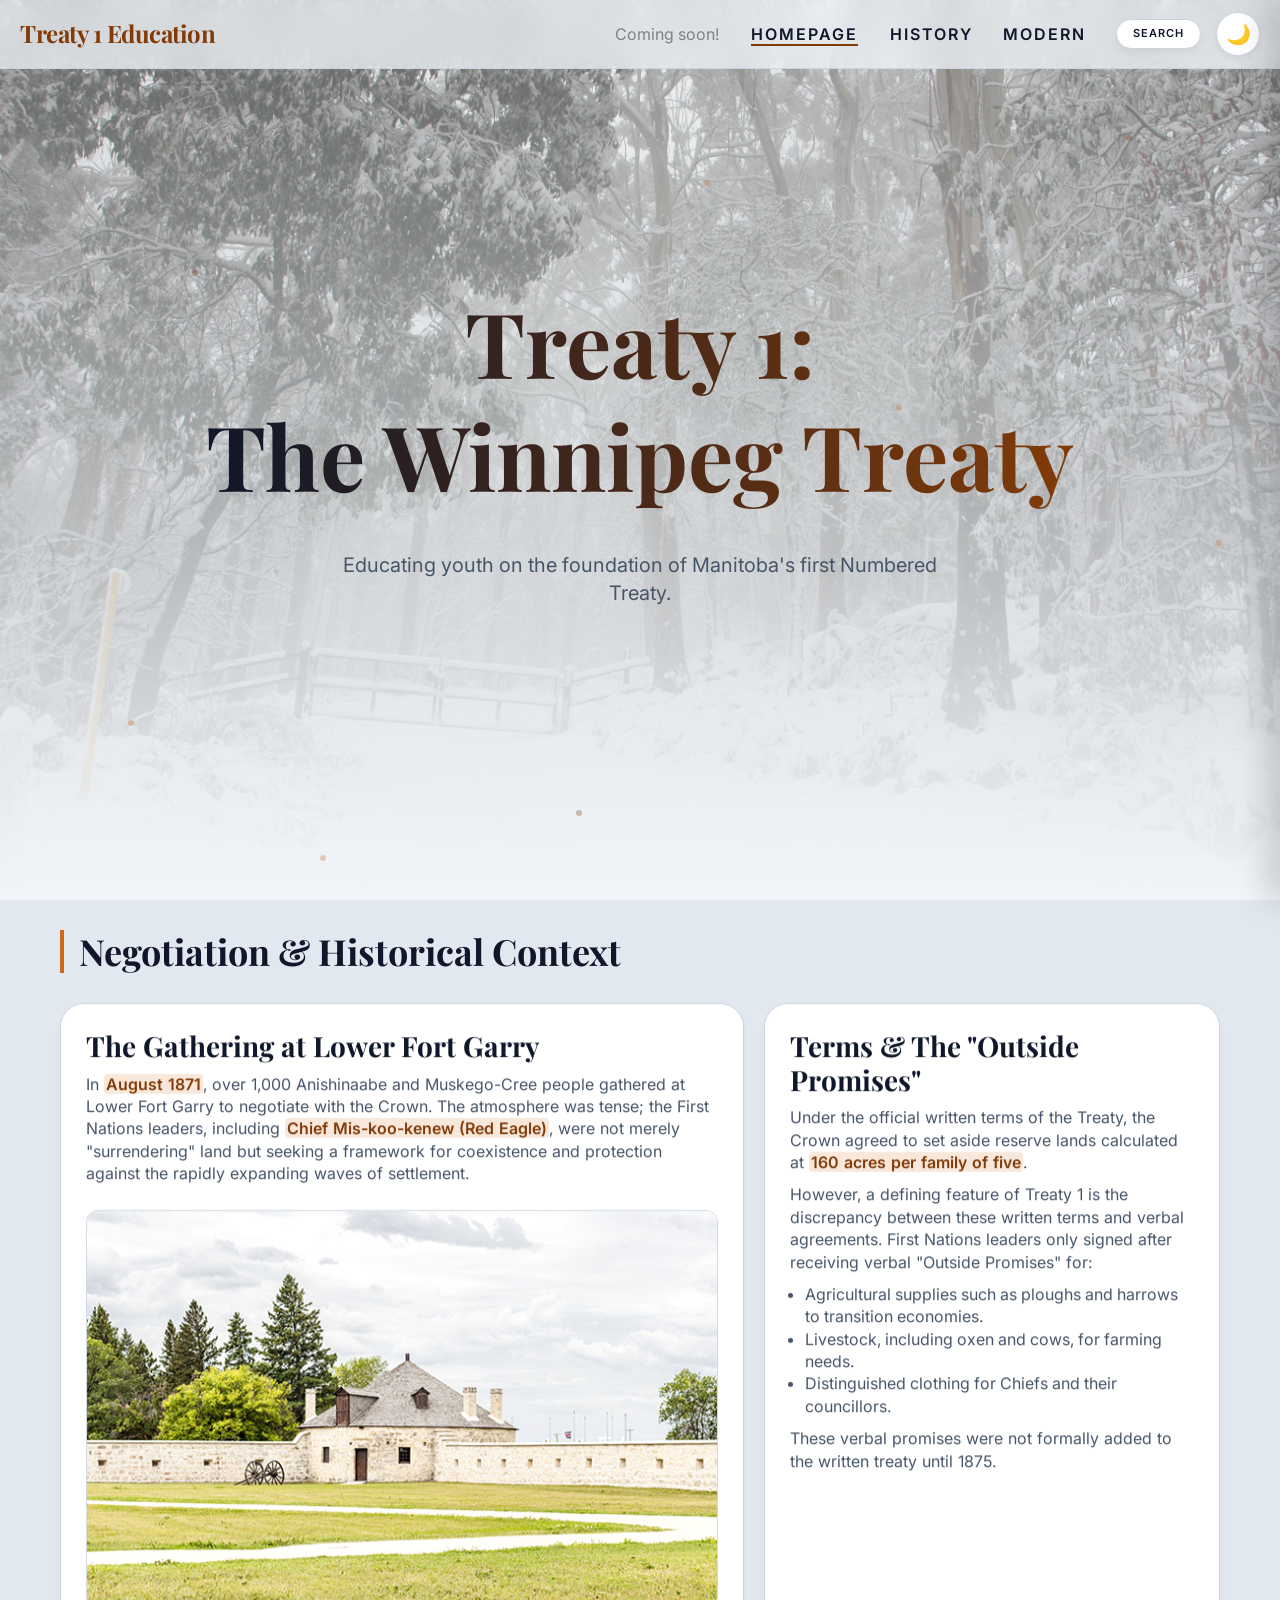
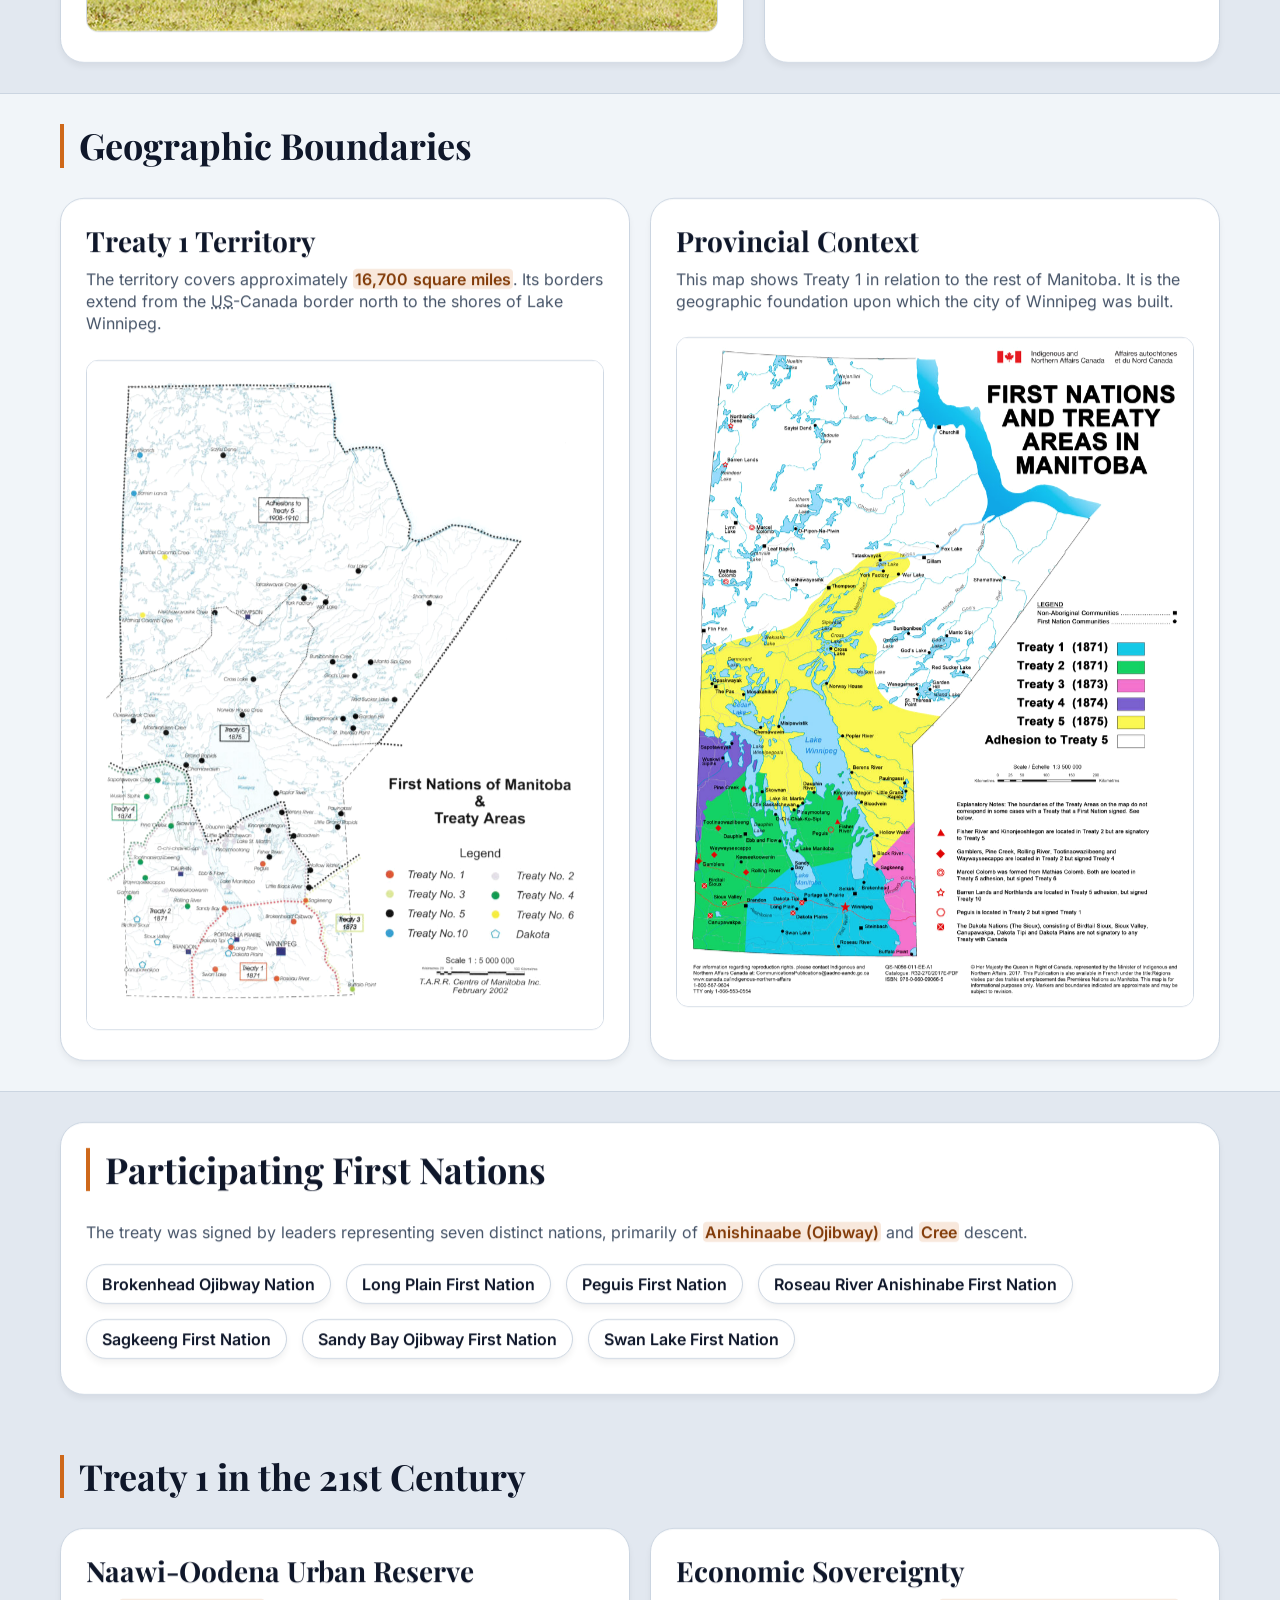
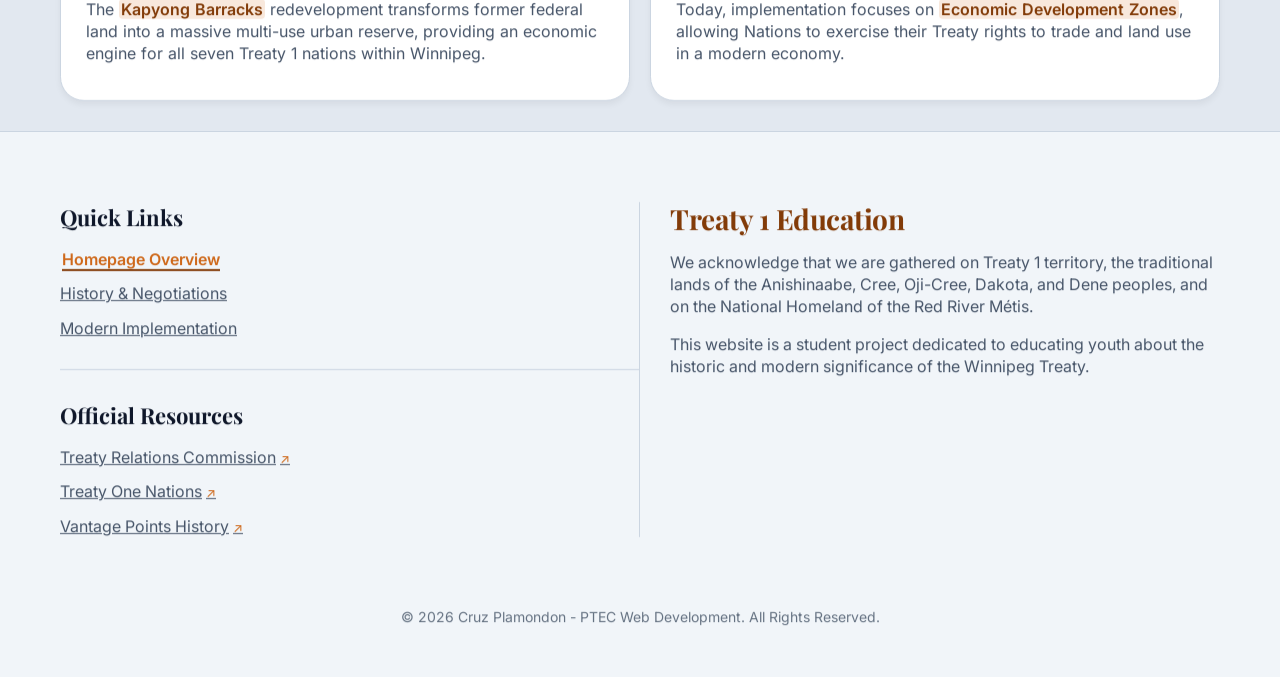
<file: index.html>
<!--
  Name: Cruz Plamondon
  Course: Web Development
  Teacher: Mr. Hardman
  School: PTEC
  Date last modified: 2026/05/29
  Page: #1
-->
<!doctype html>
<!-- Document type: HTML5 -->
<html lang="en">
  <!--Root HTML element; `lang` helps screen readers and search engines-->
  <head>
    <!--
      Standard HTML meta tags are designed to talk to search engines like Google
      for SEO. But as a developer, I also have to think about distribution—how
      users actually share the site with each other. By implementing the Open
      Graph (OG) protocol here in the <head>, I took control of the off-site User
      Experience (UX). Specifically, these OG tags control the process of "link
      unfurling." Instead of a social media platform or messaging app scraping
      random text and images from the DOM when a link is pasted, these tags
      explicitly serve up predetermined assets (like og:image, og:title, and
      og:description). The result is that even before a user clicks the link,
      they get a polished, branded, rich-card preview of the Treaty 1 Education
      Platform, ensuring consistency and professionalism across all external
      platforms.
    -->
    <meta charset="UTF-8" />
    <meta name="viewport" content="width=device-width, initial-scale=1.0" />
    <!-- for the icons at the top of IPhone and Android like the battery, this meta tag will make the icons match the color scheme -->
    <meta
      name="theme-color"
      content="#f1f5f9"
      media="(prefers-color-scheme: light)" />
    <meta
      name="theme-color"
      content="#141414"
      media="(prefers-color-scheme: dark)" />

    <meta property="og:title" content="Treaty 1 Education Platform" />
    <meta
      property="og:description"
      content="An educational student project exploring the historic and modern significance of the Winnipeg Treaty." />
    <meta
      property="og:url"
      content="https://cruz-in.github.io/treaty-one-project/" />
    <meta
      property="og:image"
      content="https://cruz-in.github.io/treaty-one-project/images/preview-card-homepage.png " />
    <meta property="og:type" content="website" />

    <title>Treaty 1 - The Winnipeg Treaty Education</title>

    <link rel="icon" type="image/x-icon" href="/images/Medicine_Wheel.png" />
    <link rel="preconnect" href="https://fonts.googleapis.com" />
    <link rel="preconnect" href="https://fonts.gstatic.com" crossorigin />
    <link
      href="https://fonts.googleapis.com/css2?family=Inter:wght@300;400;600&family=Playfair+Display:ital,wght@0,700;1,700&display=swap"
      rel="stylesheet" />

    <link rel="stylesheet" href="stylesheets/main.css" />

    <style>
      /* The fancy linear gradient used for the seamless background image fading */
      #hero {
        height: 100vh;
        /* make the background size slightly larger than the screen (110%) */
        background:
          linear-gradient(to bottom, rgba(241, 245, 249, 0.3), var(--bg-1)),
          url(images/wallpaper.jpeg) center/110% no-repeat;
        display: flex;
        align-items: center;
        justify-content: center;
        text-align: center;
        padding: 0 2rem;
        overflow: hidden; /* Keeps the zooming image from spilling over the edges */

        /* Triggers the animation */
        animation: slow-zoom 11s ease-in-out infinite alternate;
      }

      /* The Keyframes for the zoom */
      @keyframes slow-zoom {
        0% {
          background-size: auto 150%;
        }
        100% {
          background-size: auto 160%;
        } /* Slowly zooms in */
      }

      .hero-content h1 {
        font-family: "Playfair Display", serif;
        font-size: clamp(5rem, 8vw, 9rem);
        line-height: 1.1; /* easy readability */
        margin-bottom: 1.5rem; /* Puts space between the subtext below. Using rem keeps spacing consistent across screen sizes */
        background: linear-gradient(
          /* the text color for the h1 */ to right,
          var(--text-heading),
          var(--primary-dark)
        );
        background-clip: text; /* only clips through the text showing the linear gradient */
        -webkit-text-fill-color: transparent; /* only clips through the text showing the linear gradient; -webkit prefix enables this on iOS/Safari */
        padding-bottom: 0.2em;
        /*
          the bottom padding is there for
          the descenders in the h1 are clipping
          with the sub text which is a common
          CSS bug because of the tight line
          height set.
        */
      }

      /* The subtext for the h1 */
      .hero-content p {
        font-size: 2rem;
        color: var(--text-body);
        max-width: 600px;
        margin: 0 auto; /* The value is zero because the .hero-content h1 has a margin below. 'auto' is included as a fallback. */
      }

      /* --- Map Boxes & Community Pills --- */
      .map-box {
        background: var(--bg-2);
        border: 1px solid var(--border);
        box-shadow: var(--shadow-sm);
        padding: 2.5rem;
        border-radius: 24px;
        transition: var(--transition);
      }

      .map-box p {
        color: var(--text-body);
        margin-bottom: 1rem;
      }

      /* the 0% apon hover makes a focus effect. neutral in the main.css it  makes it muted. */
      .map-box:hover {
        filter: grayscale(0%);
      }

      .community-pill p {
        background: var(--bg-2);
        border: 1px solid var(--border);
        box-shadow: var(--shadow-sm);
        padding: 0.8rem 1.5rem;
        border-radius: 100px;
        transition: var(--transition);
        cursor: default;
        font-size: 1.6rem; /* Updated for the 62.5% trick */
        color: var(--text-heading);
        font-weight: 600;
      }

      .community-pill:hover,
      /*
        :focus — shows the element that currently receives keyboard/programmatic focus.
        Important for keyboard accessibility (Tab navigation). Prefer :focus-visible
        to avoid showing on mouse clicks. Do not remove focus outlines without
        replacing them with an accessible visual alternative (outline or box-shadow).
      */
      .community-pill:focus {
        background: var(--primary-dark);
        color: whitesmoke; /*never use pure white, it can be overpowering compared to the other neutral/slate colors*/
        border-color: var(--primary-dark);
        transform: translateY(-3px);
        box-shadow: 0 8px 15px rgba(130, 59, 8, 0.3);
      }
      /* make the hero section "relative" so the particles stay trapped inside it */
      #hero {
        position: relative;
        overflow: hidden;
      }

      /* particle generator */
      .particles {
        position: absolute;
        top: 0;
        left: 0;
        /* makes the particles irvelent to all the CSS positioning. */
        width: 6px;
        height: 6px;
        background: transparent;
        opacity: 0.3;
        /* makes it subtle so it doesn't distract the user. */
        border-radius: 50%;
        animation: floatUp 11s linear infinite;

        /* 15 unique particles scattered across the screen */
        /* the vh and vw makes it scatterd across diffrent screen size percentages  */
        box-shadow:
          10vw 80vh var(--primary-light),
          15vw 30vh var(--primary-dark),
          25vw 95vh var(--primary-light),
          30vw 50vh white,
          40vw 110vh var(--primary-dark),
          45vw 90vh var(--primary-dark),
          55vw 20vh var(--primary-light),
          60vw 120vh white,
          70vw 45vh var(--primary-light),
          75vw 70vh white,
          85vw 85vh white,
          88vw 15vh var(--primary-dark),
          95vw 60vh var(--primary-light),
          5vw 105vh white,
          20vw 130vh var(--primary-dark);
      }

      @keyframes floatUp {
        0% {
          transform: translateY(0);
        }
        100% {
          transform: translateY(-100vh);
        }
      }

      /* Forces the second half of the H1 to a new line without using a <br /> tag */
      .title-break {
        display: block;
      }

      #div-background {
        background: var(--bg-1);
        border-color: var(--border);
      }

      #margin-bottom {
        margin-bottom: 2rem;
      }
    </style>
  </head>
  <body>
    <!-- it pervents FOUC white flashing when opening a new page in dark mode-->
    <script>
      // Only apply dark mode if the user explicitly clicked the moon icon on a previous visit
      if (localStorage.getItem("theme") === "dark") {
        document.body.classList.add("dark-theme");
      }

      if (
        localStorage.getItem("theme") === "dark" ||
        (!localStorage.getItem("theme") &&
          window.matchMedia("(prefers-color-scheme: dark)").matches)
      ) {
        document.documentElement.classList.add("dark-theme");
      }
    </script>
    <!-- subtle bar that shows the user how far they progressed through the page -->
    <div id="progress-bar"></div>
    <!--
      i added a skip to content link for users using the tab fuction. because it will be
      annoying for the user to tab through all the links in the nav to get to the content
    -->
    <a href="#main-content" class="skip-link">Skip to main content</a>
    <!-- Page header containing the main navigation and hero banner -->
    <header>
      <!-- Primary navigation for the site; `aria-label` improves accessibility -->
      <nav aria-label="Main Navigation">
        <div class="nav-container">
          <!-- this image is defulted display none until the viewport width is 358px to prevent flexbox crushing -->
          <a href="index.html" title="Return Home"
            ><img
              id="mini-logo"
              src="images/Medicine_Wheel.png"
              alt="Return to return to home page"
          /></a>

          <a href="index.html" id="logo" title="Return Home"
            >Treaty 1 Education</a
          >

          <ul class="nav-links">
            <li>
              <p
                class="work-in-progress"
                title="This section is currently under development">
                Coming soon!
              </p>
            </li>
            <li>
              <a
                href="index.html"
                aria-current="page"
                title="Return to the Treaty 1 homepage and overview"
                >Homepage</a
              >
            </li>
            <li>
              <a
                href="negotiation.html"
                title="Learn about the 1871 gathering at Lower Fort Garry"
                >History</a
              >
            </li>
            <li>
              <a
                href="modern.html"
                title="Return to the Treaty 1 homepage and overview"
                >Modern</a
              >
            </li>
          </ul>

          <button
            class="hamburger"
            aria-label="Toggle Mobile Menu"
            aria-expanded="false">
            <div class="burger-line top"></div>
            <div class="burger-line middle"></div>
            <div class="burger-line bottom"></div>
          </button>

          <button
            class="search-toggle"
            id="openSearchBtn"
            aria-label="Open Search"
            title="Search the site">
            Search
          </button>

          <button
            id="theme-toggle"
            class="theme-toggle"
            aria-label="Toggle Dark Mode"
            title="Dark/Light mode toggle">
            <span class="theme-icon">&#127769;</span>
          </button>
        </div>
      </nav>

      <div class="search-overlay" id="searchOverlay"></div>

      <div class="search-drawer" id="searchDrawer">
        <div class="search-drawer-header">
          <form id="drawer-search-form" class="drawer-form">
            <label for="drawer-search-input" class="sr-only">Search</label>
            <input
              type="text"
              id="drawer-search-input"
              placeholder="Search Treaty 1..."
              autocomplete="off" />
          </form>
          <button
            class="close-search-btn"
            id="closeSearchBtn"
            aria-label="Close Search">
            &#10005;
          </button>
        </div>

        <div class="search-drawer-content">
          <h4 id="drawer-heading" class="drawer-heading">Quick Links</h4>
          <ul id="drawer-results-list" class="drawer-link-list"></ul>
        </div>
      </div>

      <!-- Hero section: large visual banner and main page heading -->
      <section id="hero">
        <!-- this is where the particles spawn -->
        <div class="particles"></div>

        <div class="hero-content">
          <h1>Treaty 1:<span class="title-break">The Winnipeg Treaty</span></h1>

          <p>
            Educating youth on the foundation of Manitoba's first Numbered
            Treaty.
          </p>
        </div>
      </section>
    </header>

    <main>
      <div id="main-content">
        <!-- Negotiation section: historical background and key events -->
        <section id="negotiation" class="container">
          <h2>Negotiation & Historical Context</h2>
          <!-- Grid layout for content cards -->
          <div class="bento-grid">
            <!-- It's a div because it groups elements for CSS styling; it doesn't need to be read by screen readers. -->
            <!-- Wide card: narrative + supporting image -->
            <section class="card wide reveal-on-scroll">
              <h3>The Gathering at Lower Fort Garry</h3>
              <p>
                In <span class="highlight">August 1871</span>, over 1,000
                Anishinaabe and Muskego-Cree people gathered at Lower Fort Garry
                to negotiate with the Crown. The atmosphere was tense; the First
                Nations leaders, including
                <span class="highlight">Chief Mis-koo-kenew (Red Eagle)</span>,
                were not merely "surrendering" land but seeking a framework for
                coexistence and protection against the rapidly expanding waves
                of settlement.
              </p>
              <!-- Image illustrating the negotiation site -->
              <img
                src="images/lower-fort-garry.jpg"
                alt="The limestone walls of Lower Fort Garry, the 1871 negotiation site."
                loading="lazy" />
            </section>

            <!-- Accent card: highlights a key treaty issue -->
            <section class="card accent reveal-on-scroll">
              <h3>Terms & The "Outside Promises"</h3>
              <p>
                Under the official written terms of the Treaty, the Crown agreed
                to set aside reserve lands calculated at
                <span class="highlight">160 acres per family of five</span>.
              </p>
              <p>
                However, a defining feature of Treaty 1 is the discrepancy
                between these written terms and verbal agreements. First Nations
                leaders only signed after receiving verbal "Outside Promises"
                for:
              </p>
              <ul>
                <li>
                  Agricultural supplies such as ploughs and harrows to
                  transition economies.
                </li>
                <li>Livestock, including oxen and cows, for farming needs.</li>
                <li>
                  Distinguished clothing for Chiefs and their councillors.
                </li>
              </ul>
              <p>
                These verbal promises were not formally added to the written
                treaty until 1875.
              </p>
            </section>
          </div>
        </section>

        <!-- Geography section: maps and territorial information -->
        <section id="geography" class="layer-box">
          <div class="container">
            <h2>Geographic Boundaries</h2>
            <!-- Two-column map layout -->
            <section class="map-grid">
              <div class="map-box reveal-on-scroll">
                <h3>Treaty 1 Territory</h3>
                <p>
                  The territory covers approximately
                  <span class="highlight">16,700 square miles</span>. Its
                  borders extend from the
                  <abbr title="United States">US</abbr>-Canada border north to
                  the shores of Lake Winnipeg.
                </p>
                <!-- Map image showing the exact treaty boundaries -->
                <img
                  src="images/numbered-treaties-1-5-l.jpg"
                  alt="Map defining the 1871 Treaty 1 boundaries."
                  loading="lazy" />
              </div>
              <div class="map-box context reveal-on-scroll">
                <h3>Provincial Context</h3>
                <p>
                  This map shows Treaty 1 in relation to the rest of Manitoba.
                  It is the geographic foundation upon which the city of
                  Winnipeg was built.
                </p>
                <!-- Contextual map of Manitoba with Treaty 1 highlighted -->
                <img
                  src="images/treaty-one-map.png"
                  alt="Manitoba map with Treaty 1 highlighted in context."
                  loading="lazy" />
              </div>
            </section>
          </div>
        </section>

        <!-- Communities section: lists participating First Nations -->
        <section class="container">
          <div class="card reveal-on-scroll" id="first-nations">
            <!-- inline for invidual styling -->
            <h2>Participating First Nations</h2>
            <p id="margin-bottom">
              The treaty was signed by leaders representing seven distinct
              nations, primarily of
              <span class="highlight">Anishinaabe (Ojibway)</span> and
              <span class="highlight">Cree</span> descent.
            </p>
            <ul class="community-pill-list">
              <li
                title="Located northeast of Winnipeg along the banks of the Brokenhead River">
                Brokenhead Ojibway Nation
              </li>
              <li
                title="Operates the highly successful Madison Urban Reserve in Winnipeg">
                Long Plain First Nation
              </li>
              <li
                title="The largest First Nation community in Manitoba, historically the St. Peter's Band">
                Peguis First Nation
              </li>
              <li
                title="Situated in southern Manitoba near the United States border">
                Roseau River Anishinabe First Nation
              </li>
              <li
                title="Historically known as Fort Alexander, located at the mouth of the Winnipeg River">
                Sagkeeng First Nation
              </li>
              <li
                title="Located along the scenic western shores of Lake Manitoba">
                Sandy Bay Ojibway First Nation
              </li>
              <li
                title="Operates multiple land bases, including an urban reserve in Headingley">
                Swan Lake First Nation
              </li>
            </ul>
          </div>
        </section>

        <!-- Modern section: contemporary relevance and development -->
        <section id="modern" class="container">
          <h2>Treaty 1 in the 21st Century</h2>
          <div class="map-grid">
            <section class="card reveal-on-scroll">
              <h3>Naawi-Oodena Urban Reserve</h3>
              <p>
                The
                <span class="highlight">Kapyong Barracks</span> redevelopment
                transforms former federal land into a massive multi-use urban
                reserve, providing an economic engine for all seven Treaty 1
                nations within Winnipeg.
              </p>
            </section>
            <section class="card reveal-on-scroll">
              <h3>Economic Sovereignty</h3>
              <p>
                Today, implementation focuses on
                <span class="highlight">Economic Development Zones</span>,
                allowing Nations to exercise their Treaty rights to trade and
                land use in a modern economy.
              </p>
            </section>
          </div>
        </section>
      </div>
    </main>

    <footer>
      <div class="container reveal-on-scroll">
        <div class="footer-grid">
          <div class="footer-left">
            <div class="footer-top-left">
              <h4>Quick Links</h4>
              <ul class="footer-links-column">
                <li>
                  <a href="index.html" aria-current="page">Homepage Overview</a>
                </li>
                <li><a href="negotiation.html">History & Negotiations</a></li>
                <li><a href="modern.html">Modern Implementation</a></li>
              </ul>
            </div>

            <div class="footer-bottom-left">
              <h4>Official Resources</h4>
              <ul class="footer-links-column">
                <li>
                  <a
                    href="https://trcm.ca/"
                    target="_blank"
                    rel="noopener noreferrer"
                    >Treaty Relations Commission</a
                  >
                </li>
                <li>
                  <a
                    href="https://treaty1.ca/"
                    target="_blank"
                    rel="noopener noreferrer"
                    >Treaty One Nations</a
                  >
                </li>
                <li>
                  <a
                    href="https://vantagepoints.ca/stories/treaties-manitoba/"
                    target="_blank"
                    rel="noopener noreferrer"
                    >Vantage Points History</a
                  >
                </li>
              </ul>
            </div>
          </div>

          <div class="footer-right">
            <h3>Treaty 1 Education</h3>
            <p class="spaced-paragraph">
              We acknowledge that we are gathered on Treaty 1 territory, the
              traditional lands of the Anishinaabe, Cree, Oji-Cree, Dakota, and
              Dene peoples, and on the National Homeland of the Red River Métis.
            </p>
            <p>
              This website is a student project dedicated to educating youth
              about the historic and modern significance of the Winnipeg Treaty.
            </p>
          </div>
        </div>

        <div class="footer-copyright">
          <p>
            &copy; 2026 Cruz Plamondon - PTEC Web Development. All Rights
            Reserved.
          </p>
        </div>
      </div>
    </footer>

    <a
      href="#"
      class="back-to-top"
      aria-label="Back to top"
      title="Scroll to top"
      >&#8593;</a
    >

    <script src="scripts/searchData.js"></script>
    <script src="scripts/theme.js"></script>
  </body>
</html>
</file>
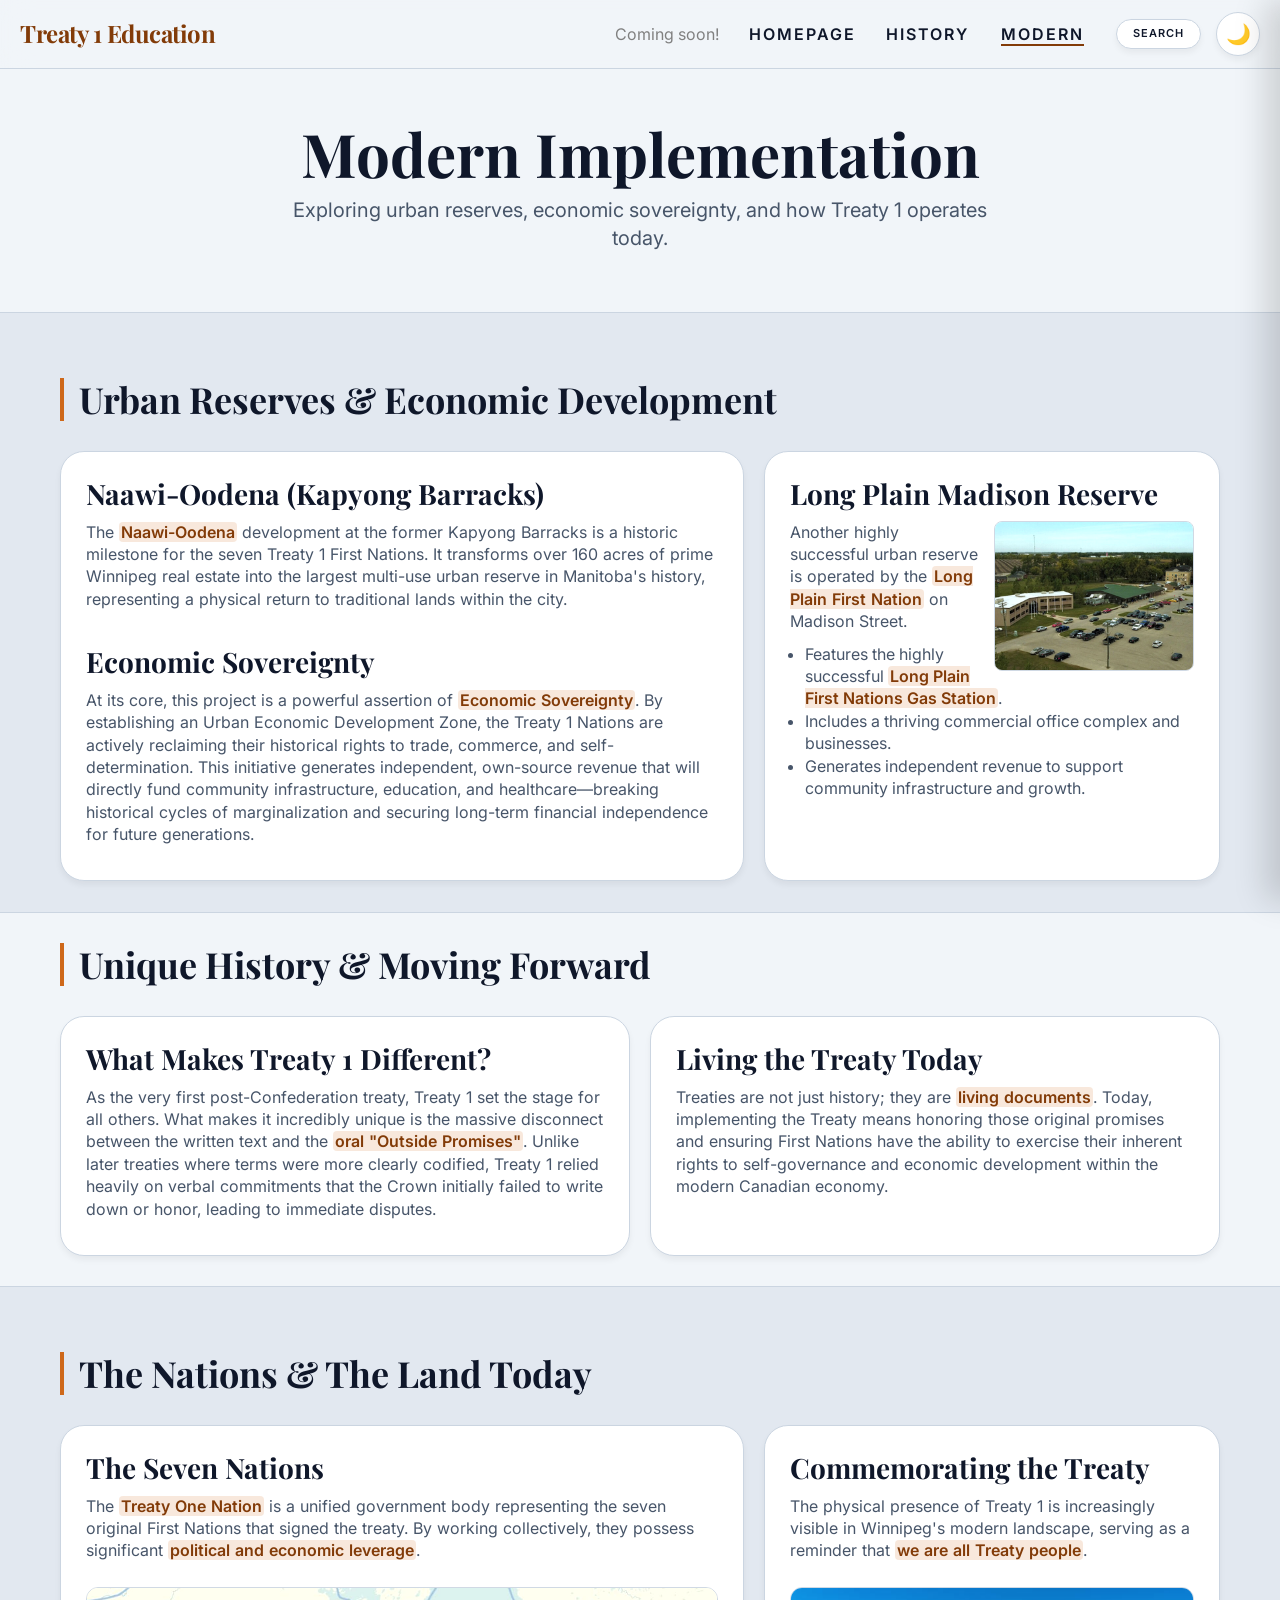
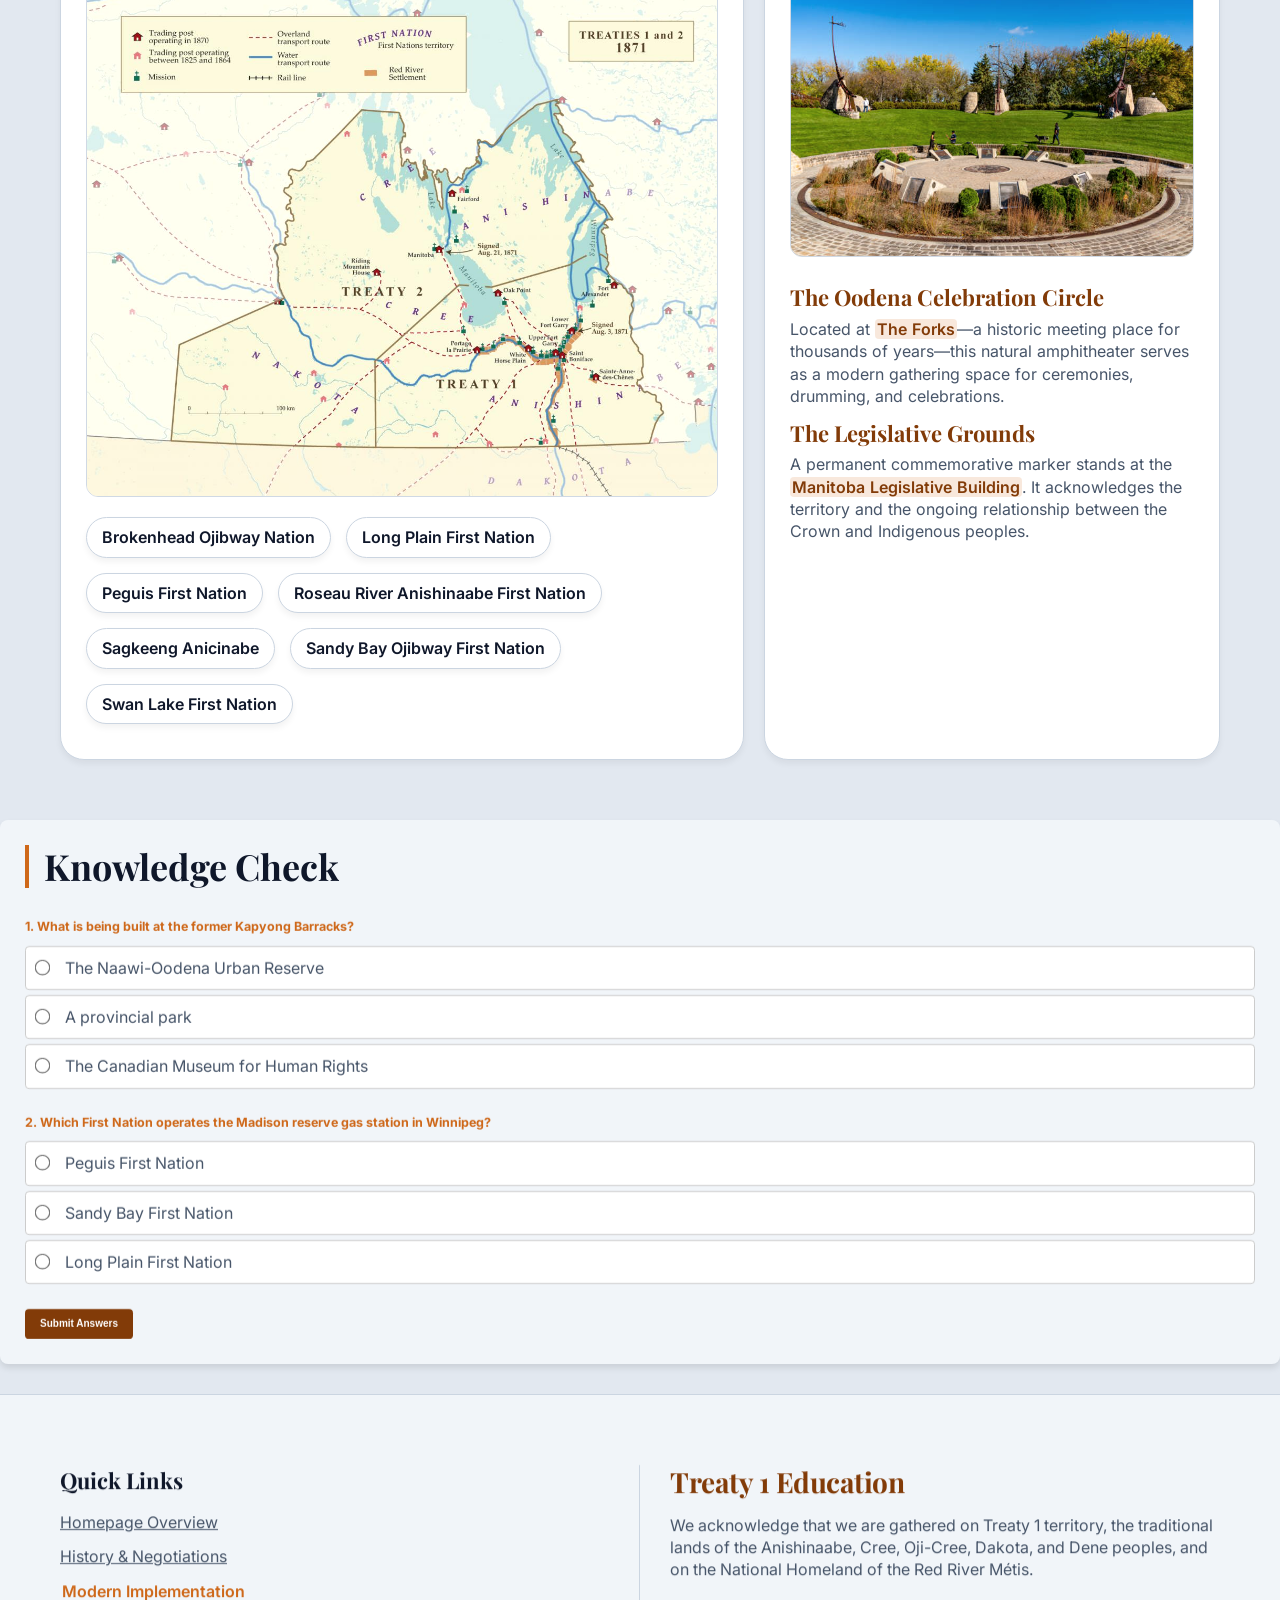
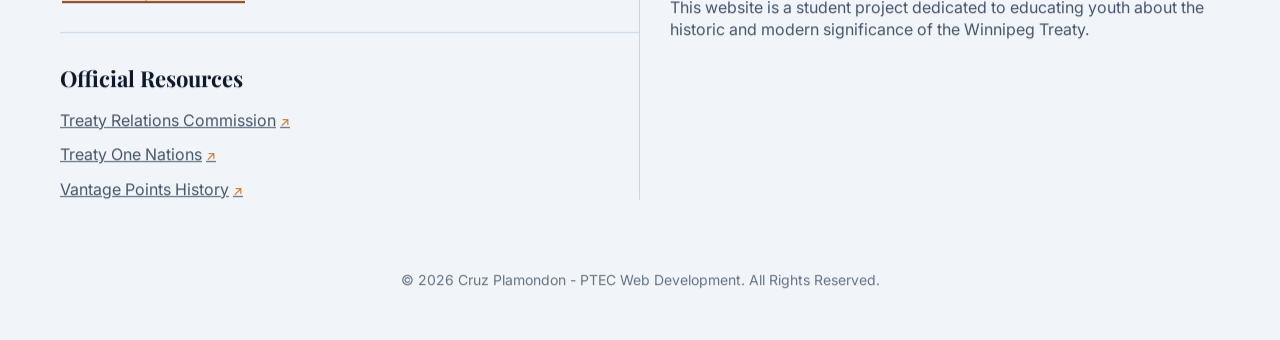
<file: modern.html>
<!--
  Name: Cruz Plamondon
  Course: Web Development
  Teacher: Mr. Hardman
  School: PTC
  Date last modified: 2026/05/29
  Page: #3
-->
<!doctype html>
<html lang="en">
  <head>
    <meta charset="UTF-8" />
    <meta name="viewport" content="width=device-width, initial-scale=1.0" />
    <meta property="og:title" content="Treaty 1: Modern Implementation" />
    <meta
      property="og:description"
      content="Exploring urban reserves like Naawi-Oodena, economic sovereignty, and how Treaty 1 operates in the 21st century." />
    <meta
      property="og:url"
      content="https://cruz-in.github.io/treaty-one-project/modern.html" />
    <meta
      property="og:image"
      content="https://cruz-in.github.io/treaty-one-project/images/preview-card-modern.png" />
    <meta property="og:type" content="article" />
    <title>Treaty 1: Modern Implementation</title>

    <link rel="icon" type="image/x-icon" href="/images/Medicine_Wheel.png" />
    <link rel="preconnect" href="https://fonts.googleapis.com" />
    <link rel="preconnect" href="https://fonts.gstatic.com" crossorigin />
    <link
      href="https://fonts.googleapis.com/css2?family=Inter:wght@300;400;600&family=Playfair+Display:ital,wght@0,700;1,700&display=swap"
      rel="stylesheet" />

    <link rel="stylesheet" href="stylesheets/main.css" />

    <style>
      /* choose Sub-hero because its a follow up page from the index */
      #sub-hero {
        padding: 12rem 2rem 6rem;
        background-color: var(--bg-1);
        text-align: center;
        border-bottom: 1px solid var(--border);
      }

      #sub-hero h1 {
        font-family: "Playfair Display", serif;
        font-size: clamp(4.5rem, 6vw, 6rem);
        line-height: 1.1;
        color: var(--text-heading);
        margin-bottom: 1rem;
      }

      #sub-hero p {
        font-size: 2rem;
        color: var(--text-body);
        max-width: 700px;
        margin: 0 auto;
      }

      .h2-margin {
        margin-top: clamp(1.25rem, 4vw, 3.5rem);
      }

      #madison-reserve-icon {
        float: right;
        width: 200px;
        height: auto;
        margin: 0 0 1rem 1.5rem;
        border-radius: 8px;
      }
    </style>
  </head>
  <body>
    <!-- it pervents FOUC white flashing when opening a new page in dark mode-->
    <script>
      // Apply saved theme or system default immediately to avoid white flash (FOUC)
      const localTheme = localStorage.getItem("theme");
      const systemDark = window.matchMedia(
        "(prefers-color-scheme: dark)",
      ).matches;

      if (localTheme === "dark" || (!localTheme && systemDark)) {
        document.body.classList.add("dark-theme");
      }
    </script>
    <!-- subtle bar that shows the user how far they progressed through the page -->
    <div id="progress-bar"></div>
    <!--
      i added a skip to content link for users using the tab fuction. because it will be
      annoying for the user to tab through all the links in the nav to get to the content
    -->
    <a href="#main-content" class="skip-link">Skip to main content</a>
    <header>
      <nav aria-label="Main Navigation">
        <div class="nav-container">
          <a href="index.html" title="Return Home"
            ><img
              src="images/Medicine_Wheel.png"
              alt="return home"
              id="mini-logo"
          /></a>

          <a href="index.html" id="logo" title="Return Home"
            >Treaty 1 Education</a
          >

          <ul class="nav-links">
            <li>
              <p
                class="work-in-progress"
                title="This section is currently under development">
                Coming soon!
              </p>
            </li>
            <li>
              <a
                href="index.html"
                title="Return to the Treaty 1 homepage and overview"
                >Homepage</a
              >
            </li>
            <li>
              <a
                href="negotiation.html"
                title="Learn about the 1871 gathering at Lower Fort Garry"
                >History</a
              >
            </li>
            <li>
              <a
                href="modern.html"
                aria-current="page"
                title="Return to the Treaty 1 homepage and overview"
                >Modern</a
              >
            </li>
          </ul>

          <button
            class="hamburger"
            aria-label="Toggle Mobile Menu"
            aria-expanded="false">
            <div class="burger-line top"></div>
            <div class="burger-line middle"></div>
            <div class="burger-line bottom"></div>
          </button>

          <button
            class="search-toggle"
            id="openSearchBtn"
            aria-label="Open Search"
            title="Search the site">
            Search
          </button>

          <button
            id="theme-toggle"
            class="theme-toggle"
            aria-label="Toggle Dark Mode"
            title="Dark/Light mode toggle">
            <span class="theme-icon">&#127769;</span>
          </button>
        </div>
      </nav>

      <div class="search-overlay" id="searchOverlay"></div>

      <div class="search-drawer" id="searchDrawer">
        <div class="search-drawer-header">
          <form id="drawer-search-form" class="drawer-form">
            <label for="drawer-search-input" class="sr-only">Search</label>
            <input
              type="text"
              id="drawer-search-input"
              placeholder="Search Treaty 1..."
              autocomplete="off" />
          </form>
          <button
            class="close-search-btn"
            id="closeSearchBtn"
            aria-label="Close Search">
            &#10005;
          </button>
        </div>

        <div class="search-drawer-content">
          <h4 id="drawer-heading" class="drawer-heading">Quick Links</h4>
          <ul id="drawer-results-list" class="drawer-link-list"></ul>
        </div>
      </div>
    </header>

    <main>
      <section id="sub-hero">
        <div class="hero-content">
          <h1>Modern Implementation</h1>
          <p>
            Exploring urban reserves, economic sovereignty, and how Treaty 1
            operates today.
          </p>
        </div>
      </section>

      <div id="main-content">
        <section class="container reveal-on-scroll">
          <h2 class="h2-margin">Urban Reserves & Economic Development</h2>
          <div class="bento-grid">
            <section class="card wide reveal-on-scroll">
              <h3 id="naawi-oodena">Naawi-Oodena (Kapyong Barracks)</h3>
              <p class="spaced-paragraph">
                The <span class="highlight">Naawi-Oodena</span> development at
                the former Kapyong Barracks is a historic milestone for the
                seven Treaty 1 First Nations. It transforms over 160 acres of
                prime Winnipeg real estate into the largest multi-use urban
                reserve in Manitoba's history, representing a physical return to
                traditional lands within the city.
              </p>

              <h3 class="h2-margin" id="economic-sovereignty">
                Economic Sovereignty
              </h3>
              <p>
                At its core, this project is a powerful assertion of
                <span class="highlight">Economic Sovereignty</span>. By
                establishing an Urban Economic Development Zone, the Treaty 1
                Nations are actively reclaiming their historical rights to
                trade, commerce, and self-determination. This initiative
                generates independent, own-source revenue that will directly
                fund community infrastructure, education, and
                healthcare—breaking historical cycles of marginalization and
                securing long-term financial independence for future
                generations.
              </p>
            </section>

            <section class="card accent reveal-on-scroll">
              <h3>Long Plain Madison Reserve</h3>
              <p>
                <img
                  src="images/arrowhead-dev-corp-building.jpg"
                  alt="Long Plain Madison Reserve Petro-Canada in Winnipeg"
                  id="madison-reserve-icon"
                  loading="lazy" />
                Another highly successful urban reserve is operated by the
                <span class="highlight">Long Plain First Nation</span> on
                Madison Street.
              </p>
              <ul>
                <li>
                  Features the highly successful
                  <span class="highlight"
                    >Long Plain First Nations Gas Station</span
                  >.
                </li>
                <li>
                  Includes a thriving commercial office complex and businesses.
                </li>
                <li>
                  Generates independent revenue to support community
                  infrastructure and growth.
                </li>
              </ul>
            </section>
          </div>
        </section>

        <section class="layer-box">
          <div class="container reveal-on-scroll">
            <h2>Unique History & Moving Forward</h2>
            <div class="map-grid">
              <div class="card reveal-on-scroll">
                <h3>What Makes Treaty 1 Different?</h3>
                <p>
                  As the very first post-Confederation treaty, Treaty 1 set the
                  stage for all others. What makes it incredibly unique is the
                  massive disconnect between the written text and the
                  <span class="highlight">oral "Outside Promises"</span>. Unlike
                  later treaties where terms were more clearly codified, Treaty
                  1 relied heavily on verbal commitments that the Crown
                  initially failed to write down or honor, leading to immediate
                  disputes.
                </p>
              </div>

              <div class="card reveal-on-scroll">
                <h3>Living the Treaty Today</h3>
                <p>
                  Treaties are not just history; they are
                  <span class="highlight">living documents</span>. Today,
                  implementing the Treaty means honoring those original promises
                  and ensuring First Nations have the ability to exercise their
                  inherent rights to self-governance and economic development
                  within the modern Canadian economy.
                </p>
              </div>
            </div>
          </div>
        </section>

        <section class="container reveal-on-scroll">
          <h2 class="h2-margin">The Nations & The Land Today</h2>
          <div class="bento-grid">
            <section class="card accent reveal-on-scroll">
              <h3>The Seven Nations</h3>
              <p class="spaced-paragraph">
                The <span class="highlight">Treaty One Nation</span> is a
                unified government body representing the seven original First
                Nations that signed the treaty. By working collectively, they
                possess significant
                <span class="highlight">political and economic leverage</span>.
              </p>

              <img
                src="images/treaty-1-and-2.jpg"
                alt="Map of Treaty 1 Territory"
                loading="lazy"
                class="spaced-image" />

              <ul class="community-pill-list">
                <li
                  title="Located northeast of Winnipeg along the banks of the Brokenhead River">
                  Brokenhead Ojibway Nation
                </li>
                <li
                  title="Operates the highly successful Madison Urban Reserve in Winnipeg">
                  Long Plain First Nation
                </li>
                <li
                  title="The largest First Nation community in Manitoba, historically the St. Peter's Band">
                  Peguis First Nation
                </li>
                <li
                  title="Situated in southern Manitoba near the United States border">
                  Roseau River Anishinaabe First Nation
                </li>
                <li
                  title="Historically known as Fort Alexander, located at the mouth of the Winnipeg River">
                  Sagkeeng Anicinabe
                </li>
                <li
                  title="Located along the scenic western shores of Lake Manitoba">
                  Sandy Bay Ojibway First Nation
                </li>
                <li
                  title="Operates multiple land bases, including an urban reserve in Headingley">
                  Swan Lake First Nation
                </li>
              </ul>
            </section>

            <section class="card wide reveal-on-scroll">
              <h3>Commemorating the Treaty</h3>
              <p class="spaced-paragraph">
                The physical presence of Treaty 1 is increasingly visible in
                Winnipeg's modern landscape, serving as a reminder that
                <span class="highlight">we are all Treaty people</span>.
              </p>

              <img
                src="images/forks-oodena-circle.jpg"
                alt="Oodena Celebration Circle at The Forks"
                loading="lazy"
                class="spaced-image-large" />

              <h4 class="sub-heading-accent">The Oodena Celebration Circle</h4>
              <p class="spaced-paragraph">
                Located at <span class="highlight">The Forks</span>—a historic
                meeting place for thousands of years—this natural amphitheater
                serves as a modern gathering space for ceremonies, drumming, and
                celebrations.
              </p>

              <h4 class="sub-heading-accent">The Legislative Grounds</h4>
              <p>
                A permanent commemorative marker stands at the
                <span class="highlight">Manitoba Legislative Building</span>. It
                acknowledges the territory and the ongoing relationship between
                the Crown and Indigenous peoples.
              </p>
            </section>
          </div>
        </section>
      </div>

      <section class="quiz-section">
        <h2>Knowledge Check</h2>
        <form id="modern-quiz" class="quiz-form reveal-on-scroll">
          <fieldset>
            <legend>
              1. What is being built at the former Kapyong Barracks?
            </legend>
            <label
              ><input type="radio" name="q1" value="correct" /> The Naawi-Oodena
              Urban Reserve</label
            >
            <label
              ><input type="radio" name="q1" value="wrong" /> A provincial
              park</label
            >
            <label
              ><input type="radio" name="q1" value="wrong" /> The Canadian
              Museum for Human Rights</label
            >
          </fieldset>

          <fieldset>
            <legend>
              2. Which First Nation operates the Madison reserve gas station in
              Winnipeg?
            </legend>
            <label
              ><input type="radio" name="q2" value="wrong" /> Peguis First
              Nation</label
            >
            <label
              ><input type="radio" name="q2" value="wrong" /> Sandy Bay First
              Nation</label
            >
            <label
              ><input type="radio" name="q2" value="correct" /> Long Plain First
              Nation</label
            >
          </fieldset>

          <button type="submit" class="quiz-btn">Submit Answers</button>
          <div id="modern-result" class="quiz-result"></div>
        </form>
      </section>
    </main>

    <footer>
      <div class="container reveal-on-scroll">
        <div class="footer-grid">
          <div class="footer-left">
            <div class="footer-top-left">
              <h4>Quick Links</h4>
              <ul class="footer-links-column">
                <li><a href="index.html">Homepage Overview</a></li>
                <li><a href="negotiation.html">History & Negotiations</a></li>
                <li>
                  <a href="modern.html" aria-current="page"
                    >Modern Implementation</a
                  >
                </li>
              </ul>
            </div>

            <div class="footer-bottom-left">
              <h4>Official Resources</h4>
              <ul class="footer-links-column">
                <li>
                  <a
                    href="https://trcm.ca/"
                    target="_blank"
                    rel="noopener noreferrer"
                    >Treaty Relations Commission</a
                  >
                </li>
                <li>
                  <a
                    href="https://treaty1.ca/"
                    target="_blank"
                    rel="noopener noreferrer"
                    >Treaty One Nations</a
                  >
                </li>
                <li>
                  <a
                    href="https://vantagepoints.ca/stories/treaties-manitoba/"
                    target="_blank"
                    rel="noopener noreferrer"
                    >Vantage Points History</a
                  >
                </li>
              </ul>
            </div>
          </div>

          <div class="footer-right">
            <h3>Treaty 1 Education</h3>
            <p class="spaced-paragraph">
              We acknowledge that we are gathered on Treaty 1 territory, the
              traditional lands of the Anishinaabe, Cree, Oji-Cree, Dakota, and
              Dene peoples, and on the National Homeland of the Red River Métis.
            </p>
            <p>
              This website is a student project dedicated to educating youth
              about the historic and modern significance of the Winnipeg Treaty.
            </p>
          </div>
        </div>

        <div class="footer-copyright">
          <p>
            &copy; 2026 Cruz Plamondon - PTEC Web Development. All Rights
            Reserved.
          </p>
        </div>
      </div>
    </footer>

    <a
      href="#"
      class="back-to-top"
      aria-label="Back to top"
      title="Scroll to top"
      >&#8593;</a
    >
    <!-- smart back to top button -->

    <script src="scripts/searchData.js"></script>
    <script src="scripts/theme.js"></script>
  </body>
</html>
</file>
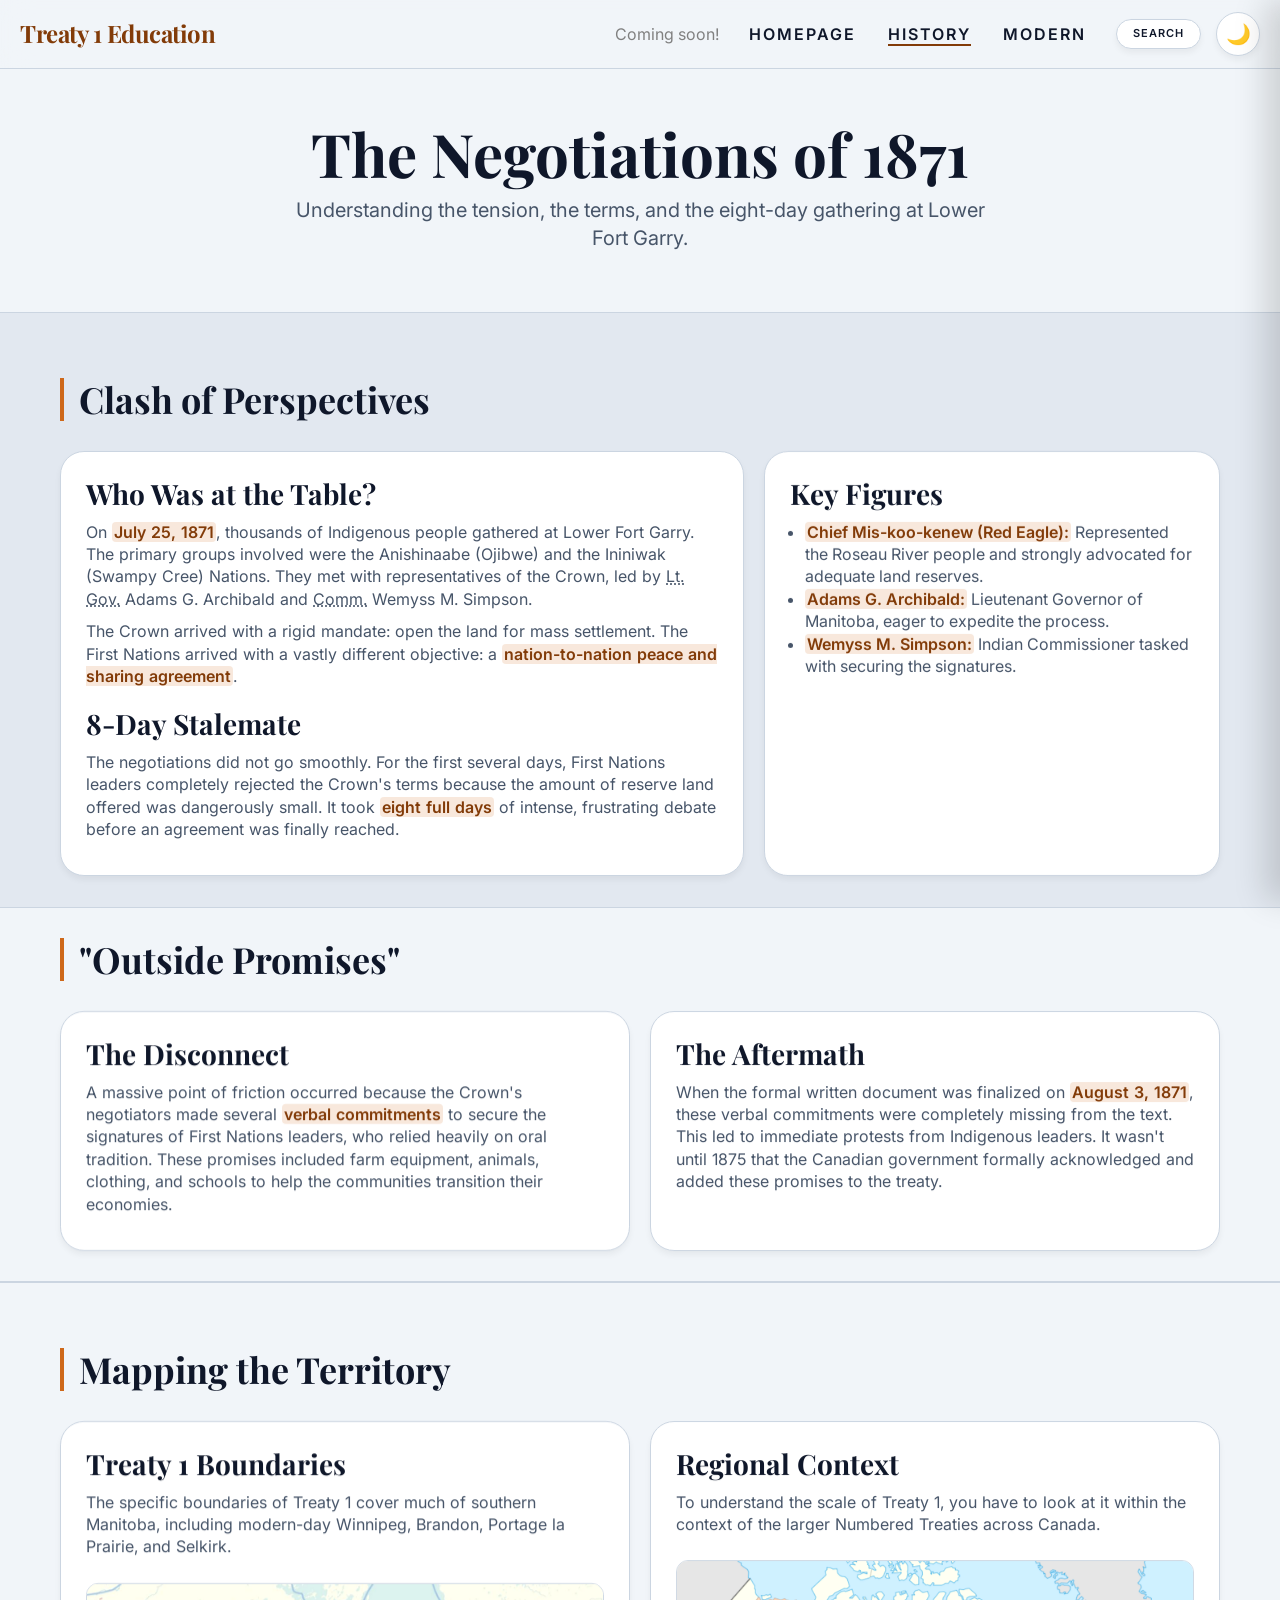
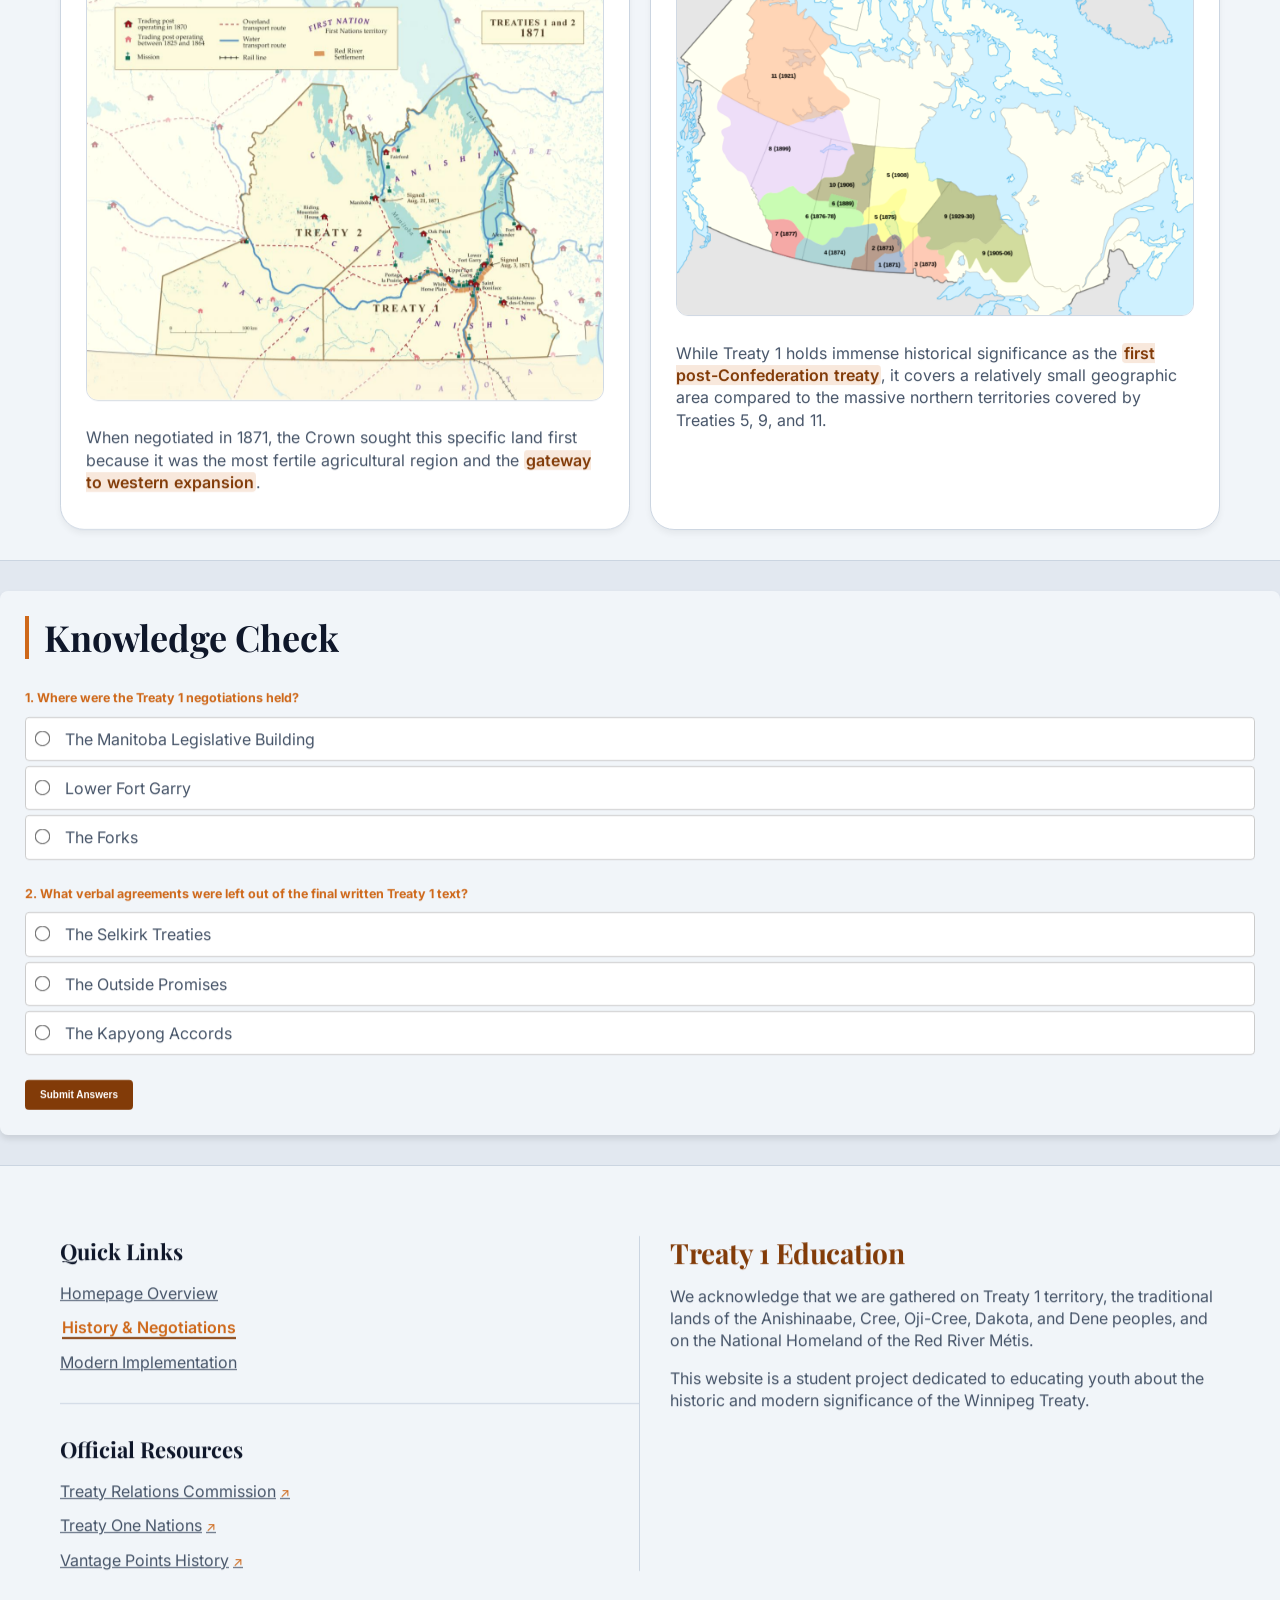
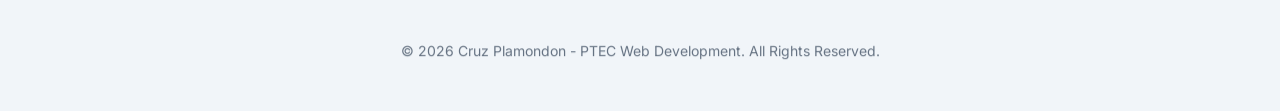
<file: negotiation.html>
<!--
  Name: Cruz Plamondon
  Course: Web Development
  Teacher: Mr. Hardman
  School: PTEC
  Date last modified: 2026/05/29
  Page: #2
-->

<!doctype html>
<html lang="en">
  <head>
    <meta charset="UTF-8" />
    <meta name="viewport" content="width=device-width, initial-scale=1.0" />
    <meta property="og:title" content="Treaty 1: History & Negotiation" />
    <meta
      property="og:description"
      content="Explore the 1871 gathering at Lower Fort Garry, the clash of perspectives, and the eight-day negotiation of the Winnipeg Treaty." />
    <meta
      property="og:url"
      content="https://cruz-in.github.io/treaty-one-project/negotiation.html" />
    <meta
      property="og:image"
      content="https://cruz-in.github.io/treaty-one-project/images/preview-card-history.png" />
    <meta property="og:type" content="article" />
    <title>Treaty 1: History & Negotiation</title>

    <link rel="icon" type="image/x-icon" href="/images/Medicine_Wheel.png" />
    <link rel="preconnect" href="https://fonts.googleapis.com" />
    <link rel="preconnect" href="https://fonts.gstatic.com" crossorigin />
    <link
      href="https://fonts.googleapis.com/css2?family=Inter:wght@300;400;600&family=Playfair+Display:ital,wght@0,700;1,700&display=swap"
      rel="stylesheet" />

    <link rel="stylesheet" href="stylesheets/main.css" />

    <style>
      #sub-hero {
        padding: 12rem 2rem 6rem;
        background-color: var(--bg-1);
        text-align: center;
        border-bottom: 1px solid var(--border);
      }

      #sub-hero h1 {
        font-family: "Playfair Display", serif;
        font-size: clamp(
          4.5rem,
          6vw,
          6rem
        ); /* The clamp sets the minimum, preferred, and maximum font sizes */
        line-height: 1.1; /* OVERRIDES THE BODY AND FIXES THE OVERLAP! */
        color: var(--text-heading);
        margin-bottom: 1rem;
      }

      #sub-hero p {
        font-size: 2rem;
        color: var(--text-body);
        max-width: 700px;
        margin: 0 auto;
      }

      .h2-margin {
        margin-top: clamp(
          1.25rem,
          4vw,
          3.5rem
        ); /* The spacing varies across different devices, so this balances it. */
      }

      #margin-top {
        margin-top: 2rem;
      }
    </style>
  </head>
  <body>
    <script>
      // Apply saved theme or system default immediately to avoid white flash (FOUC)
      const localTheme = localStorage.getItem("theme");
      const systemDark = window.matchMedia(
        "(prefers-color-scheme: dark)",
      ).matches;

      if (localTheme === "dark" || (!localTheme && systemDark)) {
        document.body.classList.add("dark-theme");
      }
    </script>
    <header>
      <!-- subtle bar that shows the user how far they progressed through the page -->
      <div id="progress-bar"></div>
      <!-- it pervents FOUC white flashing when opening a new page in dark mode-->
      <!--
      i added a skip to content link for users using the tab fuction. because it will be
      annoying for the user to tab through all the links in the nav to get to the content
    -->
      <a href="#main-content" class="skip-link">Skip to main content</a>
      <nav aria-label="Main Navigation">
        <div class="nav-container">
          <a href="index.html" id="logo" title="Return Home"
            >Treaty 1 Education</a
          >

          <ul class="nav-links">
            <li>
              <p
                class="work-in-progress"
                title="This section is currently under development">
                Coming soon!
              </p>
            </li>
            <li>
              <a
                href="index.html"
                title="Return to the Treaty 1 homepage and overview"
                >Homepage</a
              >
            </li>
            <li>
              <a
                href="negotiation.html"
                aria-current="page"
                title="Learn about the 1871 gathering at Lower Fort Garry"
                >History</a
              >
            </li>
            <li>
              <a
                href="modern.html"
                title="Return to the Treaty 1 homepage and overview"
                >Modern</a
              >
            </li>
          </ul>

          <button
            class="hamburger"
            aria-label="Toggle Mobile Menu"
            aria-expanded="false">
            <div class="burger-line top"></div>
            <div class="burger-line middle"></div>
            <div class="burger-line bottom"></div>
          </button>

          <button
            class="search-toggle"
            id="openSearchBtn"
            aria-label="Open Search"
            title="Search the site">
            Search
          </button>

          <button
            id="theme-toggle"
            class="theme-toggle"
            aria-label="Toggle Dark Mode"
            title="Dark/Light mode toggle">
            <span class="theme-icon">&#127769;</span>
          </button>
        </div>
      </nav>

      <div class="search-overlay" id="searchOverlay"></div>

      <div class="search-drawer" id="searchDrawer">
        <div class="search-drawer-header">
          <form id="drawer-search-form" class="drawer-form">
            <label for="drawer-search-input" class="sr-only">Search</label>
            <input
              type="text"
              id="drawer-search-input"
              placeholder="Search Treaty 1..."
              autocomplete="off" />
          </form>
          <button
            class="close-search-btn"
            id="closeSearchBtn"
            aria-label="Close Search">
            &#10005;
          </button>
        </div>

        <div class="search-drawer-content">
          <h4 id="drawer-heading" class="drawer-heading">Quick Links</h4>
          <ul id="drawer-results-list" class="drawer-link-list"></ul>
        </div>
      </div>
    </header>

    <main>
      <section id="sub-hero">
        <h1>The Negotiations of 1871</h1>
        <p>
          Understanding the tension, the terms, and the eight-day gathering at
          Lower Fort Garry.
        </p>
      </section>

      <div id="main-content">
        <section class="container">
          <h2 class="h2-margin">Clash of Perspectives</h2>
          <div class="bento-grid">
            <section class="card wide reveal-on-scroll">
              <h3 id="at-the-table">Who Was at the Table?</h3>
              <p class="spaced-paragraph">
                On <span class="highlight">July 25, 1871</span>, thousands of
                Indigenous people gathered at Lower Fort Garry. The primary
                groups involved were the Anishinaabe (Ojibwe) and the Ininiwak
                (Swampy Cree) Nations. They met with representatives of the
                Crown, led by
                <abbr title="Lieutenant Governor">Lt. Gov.</abbr> Adams G.
                Archibald and <abbr title="Commissioner">Comm.</abbr> Wemyss M.
                Simpson.
              </p>
              <p>
                The Crown arrived with a rigid mandate: open the land for mass
                settlement. The First Nations arrived with a vastly different
                objective: a
                <span class="highlight"
                  >nation-to-nation peace and sharing agreement</span
                >.
              </p>
              <h3 id="margin-top">8-Day Stalemate</h3>
              <p>
                The negotiations did not go smoothly. For the first several
                days, First Nations leaders completely rejected the Crown's
                terms because the amount of reserve land offered was dangerously
                small. It took <span class="highlight">eight full days</span> of
                intense, frustrating debate before an agreement was finally
                reached.
              </p>
            </section>

            <section class="card accent reveal-on-scroll">
              <h3 id="key-figures">Key Figures</h3>
              <ul>
                <li>
                  <span class="highlight"
                    >Chief Mis-koo-kenew (Red Eagle):</span
                  >
                  Represented the Roseau River people and strongly advocated for
                  adequate land reserves.
                </li>
                <li>
                  <span class="highlight">Adams G. Archibald:</span> Lieutenant
                  Governor of Manitoba, eager to expedite the process.
                </li>
                <li>
                  <span class="highlight">Wemyss M. Simpson:</span> Indian
                  Commissioner tasked with securing the signatures.
                </li>
              </ul>
            </section>
          </div>
        </section>

        <section class="layer-box">
          <div class="container">
            <h2 id="outside-promises">"Outside Promises"</h2>
            <div class="map-grid">
              <div class="card reveal-on-scroll">
                <h3>The Disconnect</h3>
                <p>
                  A massive point of friction occurred because the Crown's
                  negotiators made several
                  <span class="highlight">verbal commitments</span> to secure
                  the signatures of First Nations leaders, who relied heavily on
                  oral tradition. These promises included farm equipment,
                  animals, clothing, and schools to help the communities
                  transition their economies.
                </p>
              </div>
              <div class="card reveal-on-scroll">
                <h3>The Aftermath</h3>
                <p>
                  When the formal written document was finalized on
                  <span class="highlight">August 3, 1871</span>, these verbal
                  commitments were completely missing from the text. This led to
                  immediate protests from Indigenous leaders. It wasn't until
                  1875 that the Canadian government formally acknowledged and
                  added these promises to the treaty.
                </p>
              </div>
            </div>
          </div>
        </section>

        <section class="layer-box">
          <div class="container">
            <h2 class="h2-margin">Mapping the Territory</h2>
            <div class="map-grid">
              <div class="map-box reveal-on-scroll">
                <h3>Treaty 1 Boundaries</h3>
                <p class="spaced-paragraph">
                  The specific boundaries of Treaty 1 cover much of southern
                  Manitoba, including modern-day Winnipeg, Brandon, Portage la
                  Prairie, and Selkirk.
                </p>
                <img
                  src="images/treaty-1-and-2.jpg"
                  alt="Map showing the specific borders of Treaty 1 in Manitoba"
                  loading="lazy"
                  class="spaced-image-large" />
                <p>
                  When negotiated in 1871, the Crown sought this specific land
                  first because it was the most fertile agricultural region and
                  the
                  <span class="highlight">gateway to western expansion</span>.
                </p>
              </div>

              <div class="map-box reveal-on-scroll">
                <h3>Regional Context</h3>
                <p class="spaced-paragraph">
                  To understand the scale of Treaty 1, you have to look at it
                  within the context of the larger Numbered Treaties across
                  Canada.
                </p>
                <img
                  src="images/all-treaties-map.png"
                  alt="Map of Canada showing all Numbered Treaties for context"
                  loading="lazy"
                  class="spaced-image-large" />
                <p>
                  While Treaty 1 holds immense historical significance as the
                  <span class="highlight">first post-Confederation treaty</span
                  >, it covers a relatively small geographic area compared to
                  the massive northern territories covered by Treaties 5, 9, and
                  11.
                </p>
              </div>
            </div>
          </div>
        </section>
      </div>

      <section class="quiz-section">
        <h2>Knowledge Check</h2>
        <form id="history-quiz" class="quiz-form reveal-on-scroll">
          <fieldset>
            <legend>1. Where were the Treaty 1 negotiations held?</legend>
            <label
              ><input type="radio" name="q1" value="wrong" /> The Manitoba
              Legislative Building</label
            >
            <label
              ><input type="radio" name="q1" value="correct" /> Lower Fort
              Garry</label
            >
            <label
              ><input type="radio" name="q1" value="wrong" /> The Forks</label
            >
          </fieldset>

          <fieldset>
            <legend>
              2. What verbal agreements were left out of the final written
              Treaty 1 text?
            </legend>
            <label
              ><input type="radio" name="q2" value="wrong" /> The Selkirk
              Treaties</label
            >
            <label
              ><input type="radio" name="q2" value="correct" /> The Outside
              Promises</label
            >
            <label
              ><input type="radio" name="q2" value="wrong" /> The Kapyong
              Accords</label
            >
          </fieldset>

          <button type="submit" class="quiz-btn">Submit Answers</button>
          <div id="history-result" class="quiz-result"></div>
        </form>
      </section>
    </main>

    <footer>
      <div class="container reveal-on-scroll">
        <div class="footer-grid">
          <div class="footer-left">
            <div class="footer-top-left">
              <h4>Quick Links</h4>
              <ul class="footer-links-column">
                <li><a href="index.html">Homepage Overview</a></li>
                <li>
                  <a href="negotiation.html" aria-current="page"
                    >History & Negotiations</a
                  >
                </li>
                <li><a href="modern.html">Modern Implementation</a></li>
              </ul>
            </div>

            <div class="footer-bottom-left">
              <h4>Official Resources</h4>
              <ul class="footer-links-column">
                <li>
                  <a
                    href="https://trcm.ca/"
                    target="_blank"
                    rel="noopener noreferrer"
                    >Treaty Relations Commission</a
                  >
                </li>
                <li>
                  <a
                    href="https://treaty1.ca/"
                    target="_blank"
                    rel="noopener noreferrer"
                    >Treaty One Nations</a
                  >
                </li>
                <li>
                  <a
                    href="https://vantagepoints.ca/stories/treaties-manitoba/"
                    target="_blank"
                    rel="noopener noreferrer"
                    >Vantage Points History</a
                  >
                </li>
              </ul>
            </div>
          </div>

          <div class="footer-right">
            <h3>Treaty 1 Education</h3>
            <p class="spaced-paragraph">
              We acknowledge that we are gathered on Treaty 1 territory, the
              traditional lands of the Anishinaabe, Cree, Oji-Cree, Dakota, and
              Dene peoples, and on the National Homeland of the Red River Métis.
            </p>
            <p>
              This website is a student project dedicated to educating youth
              about the historic and modern significance of the Winnipeg Treaty.
            </p>
          </div>
        </div>

        <div class="footer-copyright">
          <p>
            &copy; 2026 Cruz Plamondon - PTEC Web Development. All Rights
            Reserved.
          </p>
        </div>
      </div>
    </footer>

    <a
      href="#"
      class="back-to-top"
      aria-label="Back to top"
      title="Scroll to top"
      >&#8593;</a
    >

    <script src="scripts/searchData.js"></script>
    <script src="scripts/theme.js"></script>
  </body>
</html>
</file>
<file: stylesheets/main.css>
/* --- EXTERNAL STYLESHEET --- */

/*
  REQUIREMENT CHECKLIST COMMENTS:
  -Colour Families Chosen: Orange/Brown (Primary/Accent) and Slate/Grey (Neutrals).
  -Psychology/Purpose: Orange and brown evoke a sense of earthiness, history, and tradition, which perfectly fits the historical and Indigenous context of the Treaty 1 website. 
  -Theme Choice: I chose a light theme because the website has a lot of educational text that I expect users to read, and dark text on a light background reduces eye strain for long reading sessions.
  -Font Choices: 
  -1. Heading Font (Playfair Display): A serif font chosen because I want the website to look traditional, established, trustworthy, and historic.
  -2. Body Font (Inter): A sans-serif font chosen because it makes large blocks of paragraph text highly accessible, readable, and modern.
*/

:root {
  /* BACKGROUND NEUTRALS: Layered to create depth */
  --bg-0: #e2e8f0; /* Deepest background layer */
  --bg-1: #f1f5f9; /* Middle background layer for sections */
  --bg-2: #ffffff; /* Top layer for cards to pop out */

  /* BORDER AND TEXT NEUTRALS */
  --border: #cbd5e1; /* Soft grey for structural lines */
  --text-heading: #0f172a; /* Very dark slate for high contrast headings */
  --text-body: #475569; /* Medium slate for readable body paragraphs */
  --copyright-bar: #435265;
  --highlight-selector: #823b08d0;
  --highlight-text: #f1f5f9;
  --scrollbar-thumb: #475569;
  --hamburger-hover: #ff9245;
  /* QUIZ COLORS */
  --quiz-label-bg: #ffffff;
  --quiz-label-border: #cccccc;
  --quiz-label-hover: #e0e0e0;
  --quiz-result-pass-bg: #d8f3dc;
  --quiz-result-pass-text: #081c15;
  --quiz-result-pass-border: #74c69d;
  --quiz-result-fail-bg: #ffcad4;
  --quiz-result-fail-text: #590d22;
  --quiz-result-fail-border: #ff8fa3;
  /* PRIMARY & ACCENT COLOURS (Updated for 7:1 Contrast Ratio) */
  --primary-dark: #823b08; /* Deep rust brown. Draws attention to interactive elements. Passes 7:1 contrast on white. */
  --primary-light: #ce681a; /* Lighter orange. Used for subtle accents and highlights. */

  /* SHADOWS & ANIMATION VARIABLES */
  --shadow-sm: 0 4px 6px rgba(0, 0, 0, 0.05); /* Creates subtle depth on static cards */
  --shadow-lg: 0 15px 35px rgba(0, 0, 0, 0.08); /* Creates prominent depth when hovering */
  --transition: all 0.4s cubic-bezier(0.16, 1, 0.3, 1); /* Ensures all hover states are smooth */
  /* A cubic-bezier creates a timing curve for the transition. I designed it with a quick acceleration and a smooth, slow deceleration at the end. */
}

/* --- DARK MODE THEME & TOGGLE --- */
/* 1. The Global Color Variables */
body.dark-theme {
  --bg-0: #141414;
  --bg-1: #1f1f1f;
  --bg-2: #383838;
  --text-heading: #f8fafc;
  --text-body: #cbd5e1;
  --border: #475569;
  --copyright-bar: #9daabe;
  /* Brightened brand colors for high contrast in dark mode */
  --primary-dark: #fda35a; /* A bright, readable earthy orange */
  --primary-light: #ffbe73; /* A soft sand/peach color for accents */
  --highlight-selector: #fda35ad0;
  --highlight-text: #1f1f1f;
  --scrollbar-thumb: #475569;
  /* QUIZ COLORS */
  --quiz-label-bg: #383838;
  --quiz-label-border: #141414;
  --quiz-label-hover: #141414;
  --quiz-result-pass-bg: #1a3a2a;
  --quiz-result-pass-text: #a7f3c1;
  --quiz-result-pass-border: #2d6a4f;
  --quiz-result-fail-bg: #3a1a1f;
  --quiz-result-fail-text: #ffb3c1;
  --quiz-result-fail-border: #c9184a;
}

/* 2. The Nav Bar Color Override*/
body.dark-theme nav {
  background: rgba(20, 20, 20, 0.7);
}

/* --- CUSTOM SCROLLBAR --- */

/* This sets the overall width oof the entire vertical scrollbar */
::-webkit-scrollbar {
  width: 16px;
}

/* This styles the track (the background the scrollbar sits on) */
::-webkit-scrollbar-track {
  background: var(--bg-0);
}

/* This styles the draggable handle (thumb) using soft structural grey */
::-webkit-scrollbar-thumb {
  background-color: var(--scrollbar-thumb);
  border-radius: 10px;
  /* This border matches the track background, creating invisible padding so the thumb looks like a floating pill */
  border: 4px solid var(--bg-0);
}

/* This makes the scrollbar pop to my brand orange when the user hovers over it to drag */
::-webkit-scrollbar-thumb:hover {
  background-color: var(--primary-dark);
  -webkit-transition: var(--transition);
  transition: var(--transition);
}

/* 
  the nth child css elements work by choosing the parent element like
  container and making the child sections like bento-grid, nth 1 and
  making card acent nth 2. there is a delay between each child, making
  them appear side by side as you scroll downwards.
*/

/* Universal selector resets default browser spacing to 0 */
* {
  margin: 0;
  padding: 0;
  box-sizing: border-box; /* Ensures padding doesn't stretch element widths */
  line-height: 1.4; /* increased line height improves vertical text readability */
}

/* Sets 1rem to equal exactly 10px for easier math */
html {
  font-size: 62.5%;
  /* 1. This magical line makes the "Back to Top" button glide smoothly instead of snapping */
  scroll-behavior: smooth;
  /* Creates a 100px invisible bumper so the sticky nav doesn't cover headings */
  scroll-padding-top: 100px;
}

/* --- 1. LIGHT MODE HIGHLIGHT (Default) --- */
::selection {
  background-color: var(--highlight-selector); /* Deep Burnt Copper */
  color: var(--highlight-text); /* White text for high contrast */
}

::-moz-selection {
  background-color: var(--highlight-selector);
  color: var(--highlight-text);
}

/* --- 2. DARK MODE HIGHLIGHT --- */
body.dark-theme ::selection {
  background-color: var(
    --highlight-selector
  ); /* Lighter, softer clay orange to pop on dark backgrounds */
  color: var(
    --highlight-text
  ); /* Dark text so it's readable against the light orange */
}

body.dark-theme ::-moz-selection {
  background-color: #e68a5c;
  color: #1f1f1f;
}

/* Base body styling applied to the whole document */
body {
  font-family:
    "Inter", sans-serif; /* Sets the accessible sans-serif body font */
  background-color: var(--bg-0); /* Applies the deepest background colour */
  color: var(--text-body); /* Applies the main text colour */
  font-size: 1.6rem; /* Minimum font size (16px) */
  overflow-x: hidden; /* Prevents horizontal scrolling bugs */
}

main {
  /* Forces the main content to be at least the height of the whole screen, 
     minus roughly 200px to account for the header and footer */
  min-height: calc(100vh - 200px);
}

body,
nav,
.card {
  /* This tells the browser: anytime the background or text color changes, take 0.4 seconds to smoothly blend it */
  transition:
    background-color 0.6s ease,
    color 0.6s ease,
    border-color 0.6s ease;
}

/* --- NAVIGATION STYLING --- */

/* Sticks the navigation bar to the top of the screen */
nav {
  position: fixed;
  top: 0;
  width: 100%;
  z-index: 1000; /* Keeps nav layered above all other content */
  backdrop-filter: blur(15px); /* Creates a frosted glass effect */
  -webkit-backdrop-filter: blur(15px); /* Safari support for blur */
  border-bottom: 1px solid var(--border); /* Adds a subtle separator line */
  background: rgba(241, 245, 249, 0.75); /* Slightly transparent background */
}

/* Container restricts nav width and aligns items horizontally */
.nav-container {
  display: flex;
  justify-content: space-between; /* Pushes logo left, links right */
  align-items: center; /* Centers items vertically */
  max-width: 130rem; /* Maximum width of nav content */
  margin: 0 auto; /* Centers the container on the screen */
  padding: 1.2rem 2rem; /* Internal spacing */
}

/* Logo styling uses the serif heading font for a historic feel */
#logo {
  font-family: "Playfair Display", serif;
  font-size: 2.4rem; /* Adjusted for 62.5% html size */
  color: var(--primary-dark);
  text-decoration: none; /* Removes default link underline */
  font-weight: 700; /* Bolds the text for hierarchy */
  letter-spacing: -0.5px; /* Pulls letters slightly closer together */
}

#mini-logo {
  display: none;
}

@media (max-width: 357px) {
  #mini-logo {
    display: flex;
    height: 7rem;
    flex-shrink: 0px;
    border-radius: none;
    border: none;
    margin-top: 0.7rem;
  }

  #logo {
    display: none;
  }
}

@media (max-width: 306px) {
  #mini-logo {
    display: none;
  }

  #logo {
    display: none;
  }
}

/* Removes bullet points and spaces out the nav links */
.nav-links {
  display: flex;
  list-style: none;
  gap: 3rem; /* Spacing between each link */
  margin-left: auto; /* Pushes the links to the right side */
  margin-right: 3rem; /* Creates a perfect gap before the theme button */
}

/* Highlights the current active page the user is on */
a[aria-current="page"] {
  color: var(--primary-dark);
  border-bottom: 0.2rem solid var(--primary-dark);
  margin: 0.2rem;
}

/* Main nav link styling */
.nav-links a {
  position: relative; /* Required anchor point for the animated underline */
  text-decoration: none;
  color: var(--text-heading);
  font-size: 1.6rem; /* Min size 16px */
  text-transform: uppercase; /* Creates a clean, blocky look */
  letter-spacing: 2px; /* Improves readability of uppercase text */
  transition: var(--transition);
  font-weight: 600; /* Semi-bold for visual hierarchy */
}

/* Changes text colour on hover */
.nav-links a:hover {
  color: var(--primary-dark);
}

/* The physical underline element sitting underneath the nav text */
.nav-links a::after {
  content: "";
  /* ghost element */
  position: absolute;
  left: 0;
  bottom: -4px;
  width: 100%;
  height: 2px;
  background: linear-gradient(
    to right,
    var(--primary-dark),
    var(--primary-light)
  );
  transform: scaleX(0); /* Hides line initially */
  transform-origin: left; /* Makes animation wipe from left to right */
  transition: var(--transition); /* Applies smooth ease */
}

/* Triggers the underline animation to expand to full width on hover */
.nav-links a:hover::after {
  transform: scaleX(1);
}

/* --- Disabled link styling for 'Coming soon!' P tag displayed as a link --- */

/* 1. Define the shake movement using Keyframes */
@keyframes shake {
  0% {
    transform: translateX(0);
  }
  25% {
    transform: translateX(-5px);
  } /* Moves left */
  50% {
    transform: translateX(5px);
  } /* Moves right */
  75% {
    transform: translateX(-5px);
  } /* Moves left again */
  100% {
    transform: translateX(0);
  } /* Returns to center */
}

.work-in-progress {
  color: grey;
  -webkit-user-select: none;
  -o-user-select: none;
  user-select: none;

  /* Forces mobile browsers to process taps instantly */
  touch-action: manipulation;
}

/* 3. Trigger the animation via JavaScript */
.work-in-progress.is-shaking {
  /* Runs the shake animation for 0.25 seconds (slightly longer so it's visible on mobile) */
  animation: shake 0.25s ease-in-out;
}
/*
  The '.work-in-progress' element may violate the contrast ratio, but
  under the official WCAG 2.1 Accessibility Guidelines
  (which the rubric references), disabled or inactive
  user interface components are exempt from contrast
  requirements. Because the text is unclickable and
  serves as a placeholder rather than active information,
  it is allowed to have lower contrast to signal
  to the user that it is inactive.

  https://www.w3.org/TR/WCAG21/#contrast-minimum

  Under "Success Criterion 1.4.6 Contrast (Enhanced)"
  it states: "Incidental text or images of text that
  are part of an inactive user interface component,
  that are pure decoration, that are not visible to
  anyone, or that are part of a picture that contains
  significant other visual content, have no contrast
  requirement."
*/

/* Changes the mouse to a circle with a slash on hover to tell the user that the page is unavailable */
.work-in-progress:hover {
  cursor: not-allowed; /* Shows the 'disabled' cursor on hover */
}

/* --- LAYOUT GRIDS & SECTIONS --- */

/* Main container keeps content centered and prevents it from stretching too wide */
.container {
  max-width: 120rem;
  margin: 0 auto;
  padding: 3rem 2rem;
}

/* Pulls up the middle background layer colour to separate sections visually */
.layer-box {
  background-color: var(--bg-1);
  border-top: 1px solid var(--border);
  border-bottom: 1px solid var(--border);
}

/* Main Section Headings (H2 must be logically sized under H1) */
h2 {
  font-family: "Playfair Display", serif;
  font-size: 3.6rem;
  line-height: 1.2; /* Protects from the 140% body crush */
  margin-bottom: 3rem;
  border-left: 4px solid var(--primary-light);
  padding-left: 1.5rem;
  color: var(--text-heading);
}

/* Subheadings */
h3 {
  font-family: "Playfair Display", serif;
  font-size: 2.8rem;
  line-height: 1.2; /* Protects from the 140% body crush */
  margin-bottom: 1rem;
  color: var(--text-heading);
}

/* Two-column grid with a larger left side */
.bento-grid {
  display: grid;
  grid-template-columns: 1.5fr 1fr;
  gap: 2rem;
  margin-top: 1.5rem;
}

/* Perfect 50/50 two-column grid */
.map-grid {
  display: grid;
  grid-template-columns: 1fr 1fr;
  gap: 2rem;
}

/* White card styling creates a physical "box" for content to sit in */
.card,
.map-box {
  background: var(--bg-2);
  border: 1px solid var(--border);
  box-shadow: var(--shadow-sm);
  padding: 2.5rem;
  border-radius: 24px; /* Softens the UI */
  transition: var(--transition);
}

/* Lifts the card up and changes border colour when mouse hovers */
/* .is-visible is the value after the loading animation */
.card.is-visible:hover,
.map-box.is-visible:hover {
  transform: translateY(
    -10px
  ) !important; /*the important to makes sure after the loading animation that the hover works*/
  box-shadow: var(--shadow-lg);
}

/* Adjusts unordered list spacing inside cards */
.card ul {
  margin-left: 1.5rem;
  margin-bottom: 1rem;
  color: var(--text-body);
}

/* Paragraph spacing inside cards */
.card p,
.map-box p {
  color: var(--text-body);
  margin-bottom: 1rem;
  word-spacing: 0.1rem;
}

/* --- SPACING & TYPOGRAPHY UTILITIES --- */

/* Replaces inline margin styles to create consistent null space and used as an <br /> tag replacement  */
.spaced-paragraph {
  margin-bottom: 1.5rem;
}

/* Creates breathing room underneath standard card images */
.spaced-image {
  margin-bottom: 1.5rem;
}

/* Creates larger breathing room underneath featured card images */
.spaced-image-large {
  margin-bottom: 2rem;
}

/* Replaces inline styles for the h4 subheadings */
.sub-heading-accent {
  font-family: "Playfair Display", serif;
  font-size: 2.2rem;
  color: var(--primary-dark);
  margin-bottom: 0.5rem;
}

.sr-only {
  position: absolute;
  width: 1px;
  height: 1px;
  padding: 0;
  margin: -1px;
  overflow: hidden;
  clip: rect(0, 0, 0, 0);
  white-space: nowrap;
  border: 0;
}

/* --- UNIVERSAL COMMUNITY PILLS --- */
.community-pill-list {
  display: flex;
  flex-wrap: wrap;
  /* its makes the pills on mobile screens stack on top of each other. */
  gap: 1.5rem;
  list-style: none;
  margin-left: 0 !important;
  /* Overrides default list indents and makes sure the system point doesnt affect it */
}

.community-pill-list li {
  background: var(--bg-2);
  border: 1px solid var(--border);
  box-shadow: var(--shadow-sm);
  padding: 0.8rem 1.5rem;
  border-radius: 100px;
  transition: var(--transition);
  cursor: default;
  font-size: 1.6rem;
  color: var(--text-heading);
  font-weight: 600;
}

.community-pill-list li:hover,
.community-pill-list li:focus {
  background: var(--primary-dark);
  color: whitesmoke;
  border-color: var(--primary-dark);
  transform: translateY(-3px);
  box-shadow: 0 8px 15px rgba(130, 59, 8, 0.3);
}

/* Dark mode overrides for the pills */
body.dark-theme .community-pill-list li {
  background-color: var(--bg-1);
}

body.dark-theme .community-pill-list li:hover,
body.dark-theme .community-pill-list li:focus {
  background-color: var(--primary-dark);
  color: #141414; /* Keeps text high contrast against the orange */
}

/* Marker-style highlight for important inline text for skimmers*/
.highlight {
  color: var(--primary-dark);
  font-weight: 600;
  background-color: rgba(206, 104, 26, 0.15); /* Faint orange background */
  padding: 0 0.2rem;
  border-radius: 4px;
}

/* --- IMAGES --- */

/* Responsive image styling that starts slightly desaturated */
img {
  width: 100%;
  height: auto;
  filter: grayscale(15%) contrast(1.05);
  transition: var(--transition);
  border-radius: 12px;
  margin-top: 1.5rem;
  border: 1px solid var(--border);
}
/* greyscale 15% makes the image look historical and the contrast makes the colors and shadows still pop */

/* Restores full colour to the image when its parent card is hovered */
.card:hover img,
.map-box:hover img {
  filter: grayscale(0%);
}

/* --- FAT FOOTER STYLING --- */

footer {
  background-color: var(--bg-1);
  border-top: 1px solid var(--border);
  color: var(--text-body);
  padding: 4rem 0 2rem; /* Generous breathing room */
}

/* 2. The Main Layout Grid */
.footer-grid {
  display: grid;
  grid-template-columns: 1fr 1fr; /* Exact 50/50 split */
  /* 1fr is fractional split in the grids*/
}

/* 3. The Left Side (Holds the Top/Bottom split and the vertical line) */
.footer-left {
  display: flex;
  flex-direction: column;
  border-right: 1px solid var(--border); /* the subtle vertical line to serprate content */
}

.footer-top-left {
  padding: 0 3rem 3rem 0;
  border-bottom: 1px solid var(--border); /* the subtle horizontal line to serprate content */
}

.footer-bottom-left {
  padding: 3rem 3rem 0 0;
  position: relative; /* Creates an anchor for the absolute-positioned Back to Top button */
}

/* 4. The Right Side (The Land Acknowledgment) */
.footer-right {
  padding: 0 0 0 3rem;
}

/* 5. Footer Typography */
.footer-grid h4 {
  font-family: "Playfair Display", serif;
  font-size: 2.2rem;
  color: var(--text-heading);
  margin-bottom: 1.5rem;
}

.footer-grid h3 {
  font-family: "Playfair Display", serif;
  font-size: 2.8rem;
  color: var(--primary-dark);
  margin-bottom: 1.5rem;
  letter-spacing: -0.5px;
  /* its adjust the tracking between the letters. */
}

.footer-links-column {
  list-style: none;
  display: flex;
  flex-direction: column;
  /* it stacks the link vertaclly */
  gap: 1.2rem;
  /* added a gap for null space */
}

.footer-links-column a {
  color: var(--text-body);
  text-decoration: underline;
  transition: var(--transition);
  font-size: 1.6rem;
}

.footer-links-column a:hover {
  color: var(--primary-dark);
  text-decoration: underline;
  text-underline-offset: 4px;
}

a[target="_blank"]::after {
  content: "\2197"; /* Unicode for a small North-East arrow */
  font-size: 0.8em;
  margin-left: 0.4rem;
  color: var(--primary-light);
}

#active-footer-link {
  color: var(--primary-light);
}

/* 6. The "Back to Top" Arrow Button */
.back-to-top {
  position: fixed;
  bottom: 3rem;
  right: 3rem; /* Anchors it to the bottom right of the screen */
  z-index: 999; /* Ensures it floats above all other content */
  display: inline-flex;
  align-items: center;
  justify-content: center;
  width: 50px; /* Made it slightly larger for better clicking */
  height: 50px;
  background-color: var(
    --bg-2
  ); /* Solid background prevents overlapping text from showing through */
  border: 1px solid var(--border);
  border-radius: 50%;
  color: var(--text-heading);
  text-decoration: none;
  transition: var(--transition);
  font-size: 2.4rem;
  box-shadow: var(--shadow-sm); /* Gives it a slight pop off the page */
  opacity: 0;
  pointer-events: none; /* Prevents clicking while invisible */
}

.back-to-top.show-btn {
  opacity: 1;
  pointer-events: auto;
}

.back-to-top:hover {
  border-color: var(--primary-dark);
  background-color: var(--primary-dark); /* Fill with brand color on hover */
  color: whitesmoke;
  transform: translateY(-5px);
  box-shadow: var(--shadow-lg);
}

/* 7. The Copyright Bar */
.footer-copyright {
  margin-top: 5rem;
  padding-top: 2rem;
  text-align: center;

  font-size: 1.4rem;
  opacity: 0.8;
  color: var(
    --copyright-bar
  ); /* changed the color for a WCAG AAA contrast ratio*/
}

/* 1. Unvisited link state */
.footer-links-column a:link {
  color: var(--text-body);
}
/* 2. Visited link state (subtle change so users know they've clicked it before) */
.footer-links-column a:visited {
  color: #828282;
}
/* 3. Focus state for keyboard accessibility */
.footer-links-column a:focus {
  outline: 2px dashed var(--primary-light);
  outline-offset: 4px;
}
/* 4. Hover state for mouse users */
.footer-links-column a:hover {
  color: var(--primary-dark);
  text-decoration: underline;
  text-underline-offset: 4px;
}
/* 5. Active state (the exacso t millisecond the user clicks down) */
.footer-links-column a:active {
  transform: scale(0.95); /* Slight click 'squish' effect */
  color: var(--primary-light);
}

.footer-links-column a[aria-current="page"] {
  color: var(--primary-light);
  font-weight: 600; /* Makes it pop a bit more */
  text-decoration: none; /* Removes the underline so it stands out from the rest */
}

/* 8. Mobile Breakpoint (Stacks everything neatly on small screens) */
@media (max-width: 768px) {
  .footer-grid {
    grid-template-columns: 1fr;
  }

  .footer-left {
    border-right: none; /* Removes the vertical line on mobile */
  }

  .footer-top-left {
    padding: 0 0 3rem 0;
  }

  .footer-bottom-left {
    padding: 3rem 0;
    border-bottom: 1px solid var(--border); /* Moves the line under the resources on mobile */
  }

  .footer-right {
    padding: 3rem 0 0 0;
  }

  .back-to-top {
    bottom: 2rem;
    right: 2rem; /* Brings it slightly closer to the edge on smaller screens */
    margin-top: 0;
  }
}

/*-- advanced CSS -- */

/* Responsive breakpoint: Stacks grids into single columns on mobile devices */
@media (max-width: 768px) {
  .bento-grid,
  .map-grid {
    grid-template-columns: 1fr;
  }
}

/* smooth loading screen */
@keyframes fadeSlideUp {
  0% {
    /* starting point */
    /* makes the content invisible */
    opacity: 0;
    transform: translateY(30px); /* starts downwards */
  }
  100% {
    /* ending point */
    opacity: 1; /* makes the content completely visible */
    transform: translateY(
      0
    ); /* and the ending point within 1.0s as it moves upward */
  }
}

main,
.hero-content,
#sub-hero {
  /* Runs the fadeSlideUp animation over 1.0s .
    Uses existing cubic-bezier for a responsive and smooth feel.
    'forwards' ensures it stays at 100% opacity when done.
  */
  animation: fadeSlideUp 1.3s cubic-bezier(0.19, 1.84, 0.45, 1.23) forwards;
}

/* 3. Theme Toggle Button Styling */

.theme-toggle {
  background: var(--bg-2);
  border: 1px solid var(--border);
  color: var(--text-heading);
  font-size: 2rem;
  cursor: pointer;
  border-radius: 50%;
  width: 44px;
  height: 44px;
  flex-shrink: 0; /* prevents flexbox crushing in the mobile view */
  display: flex;
  align-items: center;
  justify-content: center;
  box-shadow: var(--shadow-sm);
  transition:
    background-color 0.4s ease,
    border-color 0.4s ease,
    transform 0.6s ease-in-out;
}

/* 4. Light Mode Hover (Lifts up) */
.theme-toggle:hover,
.theme-toggle:focus {
  border-color: var(--primary-light);
  transform: translateY(-3px);
  outline: 2px solid var(--primary-dark);
  outline-offset: 2px;
}

/* 5. The Icon Wrapper */
.theme-icon {
  display: inline-block;
  transition: transform 0.6s ease-in-out;
}

/* 6. Spin the Icon, not the button */
body.dark-theme .theme-icon {
  transform: rotate(360deg);
}

/* 1. Ensure the icon can physically rotate */
.theme-icon {
  display: inline-block; /* it cannot rotate inline elements*/
  transition: transform 0.6s cubic-bezier(0.4, 0, 0.2, 1);
  pointer-events: none; /* Prevents the icon from stealing clicks from the button */
}

/* 2. Apply the rotation when the body has the dark-theme class */
body.dark-theme .theme-icon {
  transform: rotate(360deg);
}

/* --- CUSTOM MORPHING HAMBURGER (DESKTOP STATE) --- */
.hamburger {
  display: none; /* Keeps it hidden on desktop screens */
  flex-direction: column;
  justify-content: space-around;
  width: 32px;
  height: 24px;
  flex-shrink: 0;
  background: transparent;
  border: none;
  cursor: pointer;
  padding: 0;
  margin-left: auto;
  margin-right: 1.5rem;
  z-index: 1005; /* Keeps it above the dropdown menu */
}

/* The three horizontal lines */
.burger-line {
  width: 100%;
  height: 3px;
  background-color: var(--text-heading);
  border-radius: 10px;
  border: 2px solid transparent;
  transform-origin: center;

  /* This transition forces the smooth morph in BOTH directions */
  transition: all 0.4s cubic-bezier(0.16, 1, 0.3, 1) !important;
}

/* --- 2. THE WAVE ANIMATION (USING TRANSLATE) --- */
@keyframes waveBob {
  0%,
  100% {
    /* 
      use the standalone 'translate' property instead of 'transform' 
      so it doesn't fight with the "X" rotation
    */
    translate: 0 0;
  }
  50% {
    translate: 0 -3.5px; /* Subtle -3.5px float */
  }
}

.hamburger:hover .burger-line {
  box-shadow: 0px 0px 6px var(--primary-light);
  border-color: var(--text-heading);
}

/* Triggers the animation on all lines including the x when hovered */
.hamburger:not(.is-active):hover .burger-line {
  animation: waveBob 1.5s ease-in-out infinite;
  box-shadow: 0px 0px 6px var(--hamburger-hover);
}

/* Staggers the start times */
.hamburger:not(.is-active):hover .top {
  animation-delay: 0s;
}

.hamburger:not(.is-active):hover .middle {
  animation-delay: 0.2s;
}

.hamburger:not(.is-active):hover .bottom {
  animation-delay: 0.4s;
}

/* --- 3. THE 'X' ACTIVE STATE --- */
.hamburger.is-active .top {
  transform: translateY(8px) rotate(45deg);
}

.hamburger.is-active .middle {
  opacity: 0;
  transform: translateX(20px);
}

.hamburger.is-active .bottom {
  transform: translateY(-8px) rotate(-45deg);
}

/* --- MOBILE BREAKPOINT --- */
@media (max-width: 940px) {
  /* 1. Show the hamburger button */
  .hamburger {
    display: flex; /* Must be flex so the three lines align properly */
  }

  /* 2. THE UPGRADED PREMIUM MENU DRAWER */
  .nav-links {
    display: flex;
    position: fixed;
    top: 0;
    right: 0;
    height: 100vh;
    width: 75vw;
    max-width: 350px;
    flex-direction: column;
    align-items: flex-start;
    padding: 10rem 3rem 3rem;
    margin: 0;
    border-left: 1px solid var(--border);
    box-shadow: -15px 0 30px rgba(0, 0, 0, 0.15);

    /* Frosted Glass */
    background: rgba(241, 245, 249, 0.85);
    backdrop-filter: blur(20px);
    -webkit-backdrop-filter: blur(20px);

    /* The Side-Slide Animation */
    transform: translateX(100%);
    transition: transform 0.4s cubic-bezier(0.16, 1, 0.3, 1);
    z-index: 1004;
  }

  /* Dark mode override for the glass drawer */
  body.dark-theme .nav-links {
    background: rgba(31, 31, 31, 0.85);
  }

  .nav-links a,
  .nav-links .work-in-progress {
    font-size: 2.4rem; /* Only turns massive on mobile screens */
    display: inline-block;
    padding: 0.5rem 0;
  }

  /* 3. The Active (Open) State */
  .nav-links.nav-active {
    transform: translateX(0);
  }

  /* 4. List Item Spacing & Default Waterfall State */
  .nav-links li {
    margin-bottom: 2.5rem;
    width: 100%;
    opacity: 0;
    transform: translateX(30px);
    transition: all 0.4s cubic-bezier(0.16, 1, 0.3, 1);
  }

  /* 5. Clean Mobile Text Links (Restored Classic Look) */
  .nav-links li a,
  .nav-links li .work-in-progress {
    font-size: 2.4rem !important;
    display: block;
    width: 100%;
    padding: 0.5rem 0;
  }

  /* 6. The Active Page Indicator (Classic Underline) */
  .nav-links a[aria-current="page"] {
    background-color: transparent;
    border-bottom: 3px solid var(--primary-dark);
    box-shadow: none;
  }

  /* 7. Staggered Waterfall Load Trigger */
  .nav-links.nav-active li {
    opacity: 1;
    transform: translateX(0);
  }

  .nav-links.nav-active li:nth-child(1) {
    transition-delay: 0.1s;
  }
  .nav-links.nav-active li:nth-child(2) {
    transition-delay: 0.2s;
  }
  .nav-links.nav-active li:nth-child(3) {
    transition-delay: 0.3s;
  }
  .nav-links.nav-active li:nth-child(4) {
    transition-delay: 0.4s;
  }
}

/* quiz section styling */
.quiz-section {
  background-color: var(--bg-1);
  color: var(--text-heading);
  padding: 2.5rem;
  margin: 3rem 0;
  border-radius: 8px;
  box-shadow: 0 4px 6px rgba(0, 0, 0, 0.1);
}

.quiz-form fieldset {
  border: none;
  margin-bottom: 2rem;
  padding: 0;
}

.quiz-form legend {
  font-size: 1.25rem;
  font-weight: bold;
  margin-bottom: 1rem;
  color: var(--primary-light);
}

.quiz-form label {
  display: block;
  background-color: var(--quiz-label-bg);
  border: 1px solid var(--quiz-label-border);
  color: var(--text-body);
  padding: 1rem;
  margin-bottom: 0.5rem;
  border-radius: 4px;
  cursor: pointer;
  transition:
    background-color 0.3s ease,
    transform 0.2s ease;
}

.quiz-form label:hover {
  background-color: var(--quiz-label-hover);
  color: var(--text-heading);
  transform: translateX(8px);
}

.quiz-form input[type="radio"] {
  margin-right: 12px;
  transform: scale(1.2);
  accent-color: var(--primary-dark);
}

.quiz-btn {
  padding: 0.8rem 1.5rem;
  background-color: var(--primary-dark);
  color: white;
  border: none;
  border-radius: 4px;
  font-size: 1rem;
  font-weight: bold;
  cursor: pointer;
  transition: background-color var(--transition);
}

.quiz-btn:hover {
  background-color: var(--primary-light);
  transition: var(--transition);
}

.quiz-result {
  margin-top: 1.5rem;
  font-weight: bold;
  font-size: 1.1rem;
  padding: 1rem;
  border-radius: 4px;
  display: none;
  /* made it display: none because when JS sees
  the user selecting both options, it changes
  the property to default */
}

.result-pass {
  display: block;
  background-color: var(--quiz-result-pass-bg);
  color: var(--quiz-result-pass-text);
  border: 1px solid var(--quiz-result-pass-border);
}

.result-fail {
  display: block;
  background-color: var(--quiz-result-fail-bg);
  color: var(--quiz-result-fail-text);
  border: 1px solid var(--quiz-result-fail-border);
}

/* progress bar */
#progress-bar {
  position: fixed;
  top: 0;
  left: 0;
  width: 1rem; /* Sleek vertical line width */
  height: 0%; /* Starts at zero, JS will grow this down the screen */
  /* Gradient flowing smoothly from top to bottom */
  background: linear-gradient(
    to bottom,
    var(--primary-light),
    var(--primary-dark)
  );
  z-index: 9999; /* Keeps it floating above all layers */
  will-change: height;
  /* Warns the browser this will animate, offloading it to the GPU */
}

#progress-bar {
  transition:
    height 0.1s linear,
    opacity 0.3s ease;
  opacity: 100%;
}
body.scrolled #progress-bar {
  opacity: 1;
}

/* --- PRINT STYLESHEET --- */

/* Formats the page for physical printing or PDF saving to save ink */
@media print {
  /* Hides UI elements that are useless on a piece of paper */
  nav,
  footer,
  .theme-toggle,
  .hamburger,
  .back-to-top,
  .particles,
  .quiz-section {
    display: none !important;
  }

  /* Strips out backgrounds and shadows, forcing black text on white paper */
  body,
  .card,
  .map-box,
  .layer-box,
  .bento-grid {
    background: white !important;
    color: black !important;
    box-shadow: none !important;
    border: none !important;
    display: block; /* prevents grid breaks on paper */
    margin-bottom: 2rem;
  }

  /* This reveals the actual URL of my links next to the text */
  .footer-links-column a::after {
    content: " (" attr(href) ")";
    font-size: 0.8em;
    color: #333;
  }
}

/* 1. Skip to Main Content Link (For Screen Readers & Keyboard Users) */
.skip-link {
  position: absolute;
  top: -100px; /* Hides it off-screen by default */
  left: 0;
  background: var(--primary-dark);
  color: whitesmoke;
  padding: 1rem 2rem;
  z-index: 10000;
  transition: top var(--transition);
  text-decoration: none;
  font-weight: bold;
  border-bottom-right-radius: 8px;
  box-shadow: var(--shadow-lg);
}

/* Snaps the button into view ONLY when the user presses 'Tab' on page load */
.skip-link:focus {
  top: 0px;
  outline: 3px solid;
  outline-offset: 4px;
}

/* 2. Custom Focus Rings for Keyboard Navigation */
/* :focus-visible ensures the ring only shows for keyboard users, not mouse clicks */
*:focus-visible {
  outline: 3px dashed var(--primary-light);
  outline-offset: 4px;
  border-radius: 4px;
  transition: outline-offset 0.1s ease;
}

/* Removes the ugly default browser outline for mouse users */
*:focus:not(:focus-visible) {
  outline: none;
}

/* --- PREMIUM SEARCH DRAWER --- */

/* 1. The Toggle Button (Upgraded to match Dark Mode button styling) */
.search-toggle {
  display: flex;
  align-items: center;
  justify-content: center;
  background: var(--bg-2); /* Matches the theme toggle background */
  border: 1px solid var(--border); /* Matches the theme toggle border */
  color: var(--text-heading);
  font-family: "Inter", sans-serif;
  font-size: 1.1rem; /* Standard text size instead of huge emoji */
  font-weight: 600;
  text-transform: uppercase;
  letter-spacing: 1px;
  cursor: pointer;
  padding: 0.6rem 1.6rem; /* Creates the sleek pill shape */
  border-radius: 100px; /* Fully rounded edges */
  box-shadow: var(--shadow-sm); /* Matches the theme toggle shadow */
  transition:
    background-color 0.4s ease,
    border-color 0.4s ease,
    transform 0.6s ease-in-out;
  margin-right: 1.5rem;
}

/* Match the theme-toggle hover state exactly (Lift + Outline) */
.search-toggle:hover,
.search-toggle:focus {
  border-color: var(--primary-light);
  transform: translateY(-3px);
  outline: 2px solid var(--primary-dark);
  outline-offset: 2px;
  color: var(--primary-dark);
}

/* 2. The Dark Overlay (Dims the background website) */
.search-overlay {
  position: fixed;
  inset: 0;
  background: rgba(0, 0, 0, 0.5);
  opacity: 0;
  pointer-events: none;
  transition: opacity 0.4s ease;
  z-index: 1001;
  -webkit-backdrop-filter: blur(4px);
  backdrop-filter: blur(4px);
}

.search-overlay.active {
  opacity: 1;
  pointer-events: auto;
}

/* 3. The Sliding Drawer */
.search-drawer {
  position: fixed;
  top: 0;
  right: 0;
  width: 100%;
  max-width: 450px;
  height: 100vh;
  background: rgba(241, 245, 249, 0.95); /* Frosted Glass */
  backdrop-filter: blur(20px);
  -webkit-backdrop-filter: blur(20px);
  box-shadow: -15px 0 30px rgba(0, 0, 0, 0.15);
  z-index: 1002;
  display: flex;
  flex-direction: column;
  transform: translateX(100%); /* Hidden off-screen */
  transition: transform 0.4s cubic-bezier(0.16, 1, 0.3, 1);
}

body.dark-theme .search-drawer {
  background: rgba(31, 31, 31, 0.95);
}

.search-drawer.active {
  transform: translateX(0); /* Slides in */
}

/* 4. Drawer Header */
.search-drawer-header {
  display: flex;
  align-items: center;
  gap: 1.5rem;
  padding: 3rem;
  border-bottom: 1px solid var(--border);
}

.drawer-form {
  flex-grow: 1;
}

.drawer-form input {
  width: 100%;
  padding: 1.2rem 1.5rem;
  border: 2px solid var(--border);
  border-radius: 8px;
  background: var(--bg-2);
  color: var(--text-heading);
  font-family: "Inter", sans-serif;
  font-size: 1.8rem;
  transition: var(--transition);
}

.drawer-form input:focus {
  outline: none;
  border-color: var(--primary-light);
  box-shadow: 0 0 8px rgba(206, 104, 26, 0.2);
}

.close-search-btn {
  background: none;
  border: none;
  font-size: 2.4rem;
  color: var(--text-body);
  cursor: pointer;
  transition: var(--transition);
}

.close-search-btn:hover {
  color: var(--primary-dark);
  transform: rotate(90deg);
}

/* 5. Drawer Content & Quick Links */
.search-drawer-content {
  padding: 3rem;
  overflow-y: auto;
}

.drawer-heading {
  font-family: "Inter", sans-serif;
  font-size: 1.4rem;
  text-transform: uppercase;
  letter-spacing: 1px;
  color: var(--text-body);
  margin-bottom: 1.5rem;
}

.drawer-link-list {
  list-style: none;
  display: flex;
  flex-direction: column;
  gap: 1rem;
}

.drawer-link-list li {
  padding: 1.5rem;
  background: var(--bg-2);
  border: 1px solid var(--border);
  border-radius: 8px;
  font-size: 1.6rem;
  color: var(--text-heading);
  cursor: pointer;
  transition: var(--transition);
  font-weight: 600;
}

.drawer-link-list li:hover {
  background: var(--primary-dark);
  color: whitesmoke;
  transform: translateX(10px);
}

.drawer-link-list mark {
  background: transparent;
  color: var(--primary-dark);
  font-weight: 600;
  text-decoration: underline;
  -webkit-text-decoration-color: var(--primary-light);
  text-decoration-color: var(--primary-light);
  text-underline-offset: 2px;
}

.drawer-link-list li:hover mark {
  color: whitesmoke;
  -webkit-text-decoration-color: rgba(255, 255, 255, 0.6);
  text-decoration-color: rgba(255, 255, 255, 0.6);
}

.reveal-on-scroll {
  opacity: 0;
  transform: translateY(60px);

  /* Only one !important at the very end of the entire declaration */
  transition:
    opacity 1.3s cubic-bezier(0.19, 1.84, 0.45, 1.23),
    transform 1.3s cubic-bezier(0.19, 1.84, 0.45, 1.23) !important;

  will-change: opacity, transform;
}

.reveal-on-scroll.is-visible {
  opacity: 1 !important;
  transform: translateY(0) !important;
}

.reveal-on-scroll:nth-child(2) {
  transition-delay: 0.2s !important;
}
.reveal-on-scroll:nth-child(3) {
  transition-delay: 0.4s !important;
}
.reveal-on-scroll:nth-child(4) {
  transition-delay: 0.6s !important;
}
</file>
